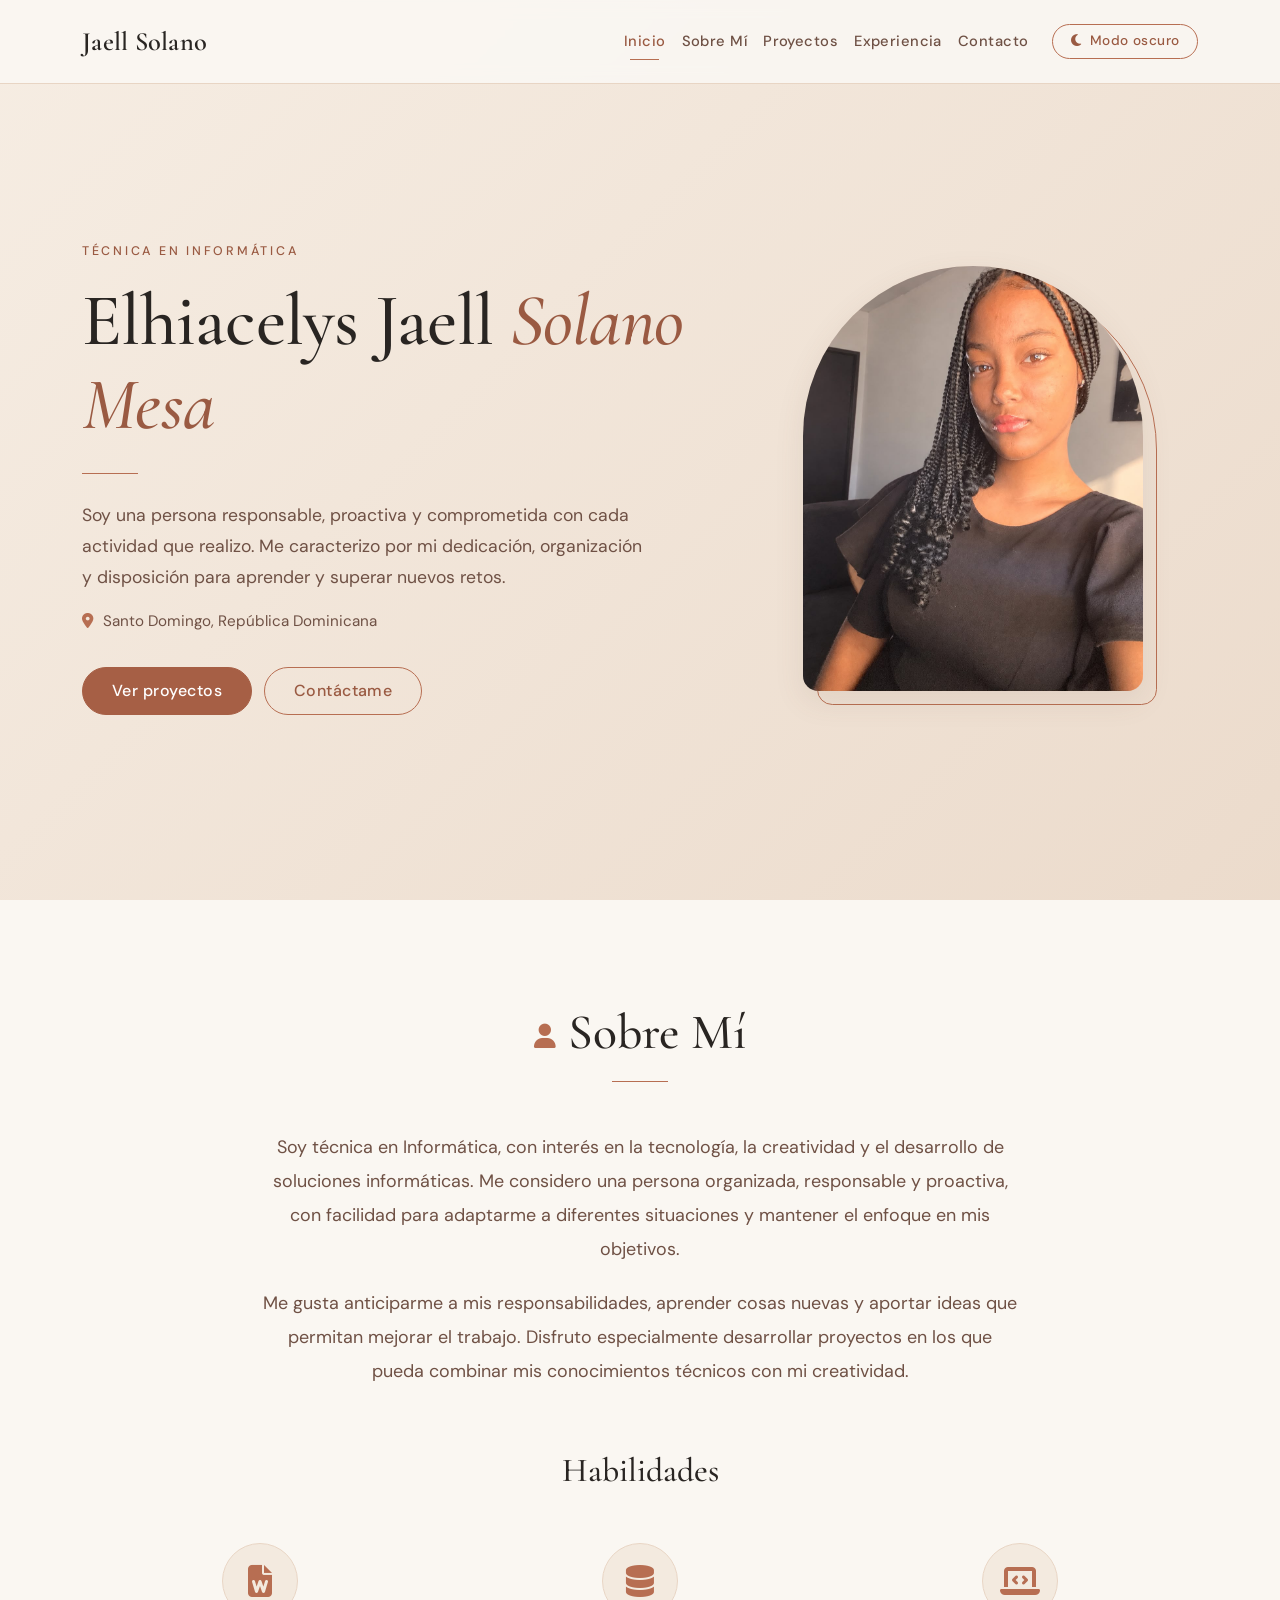
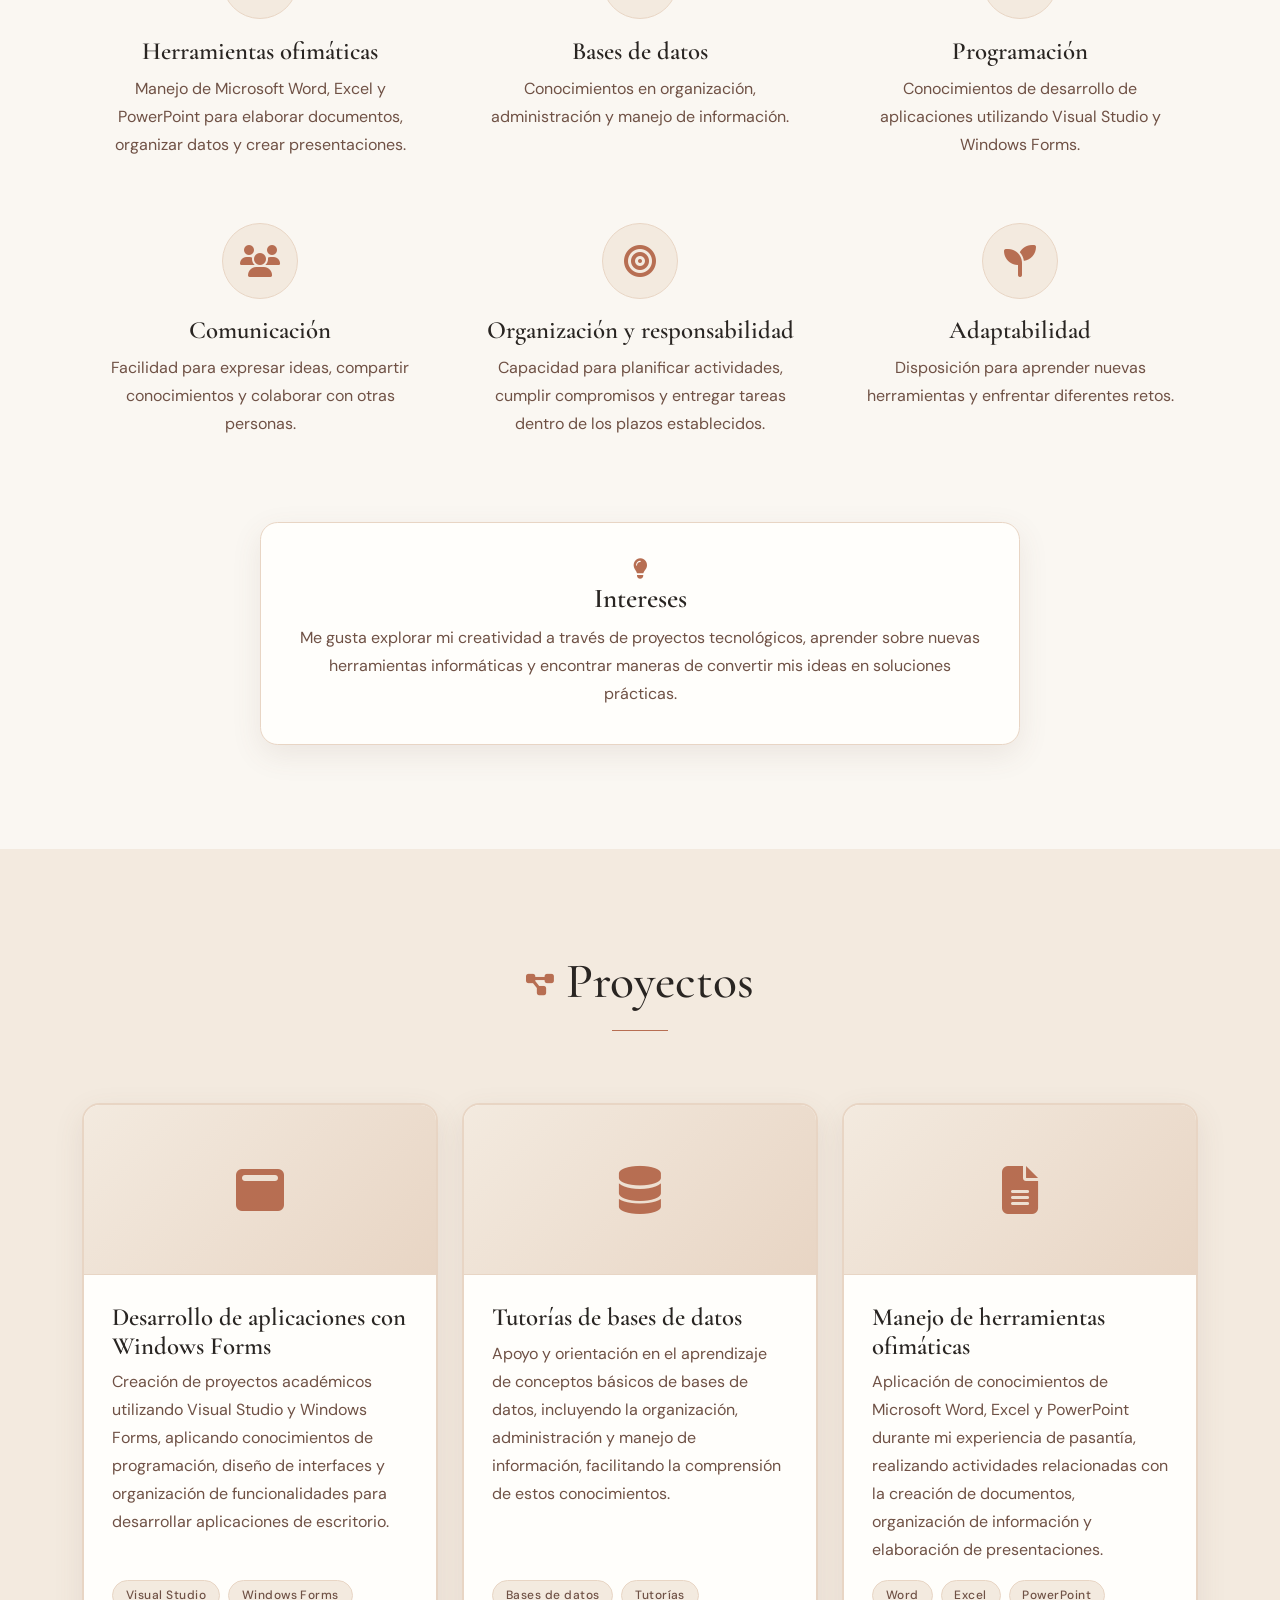
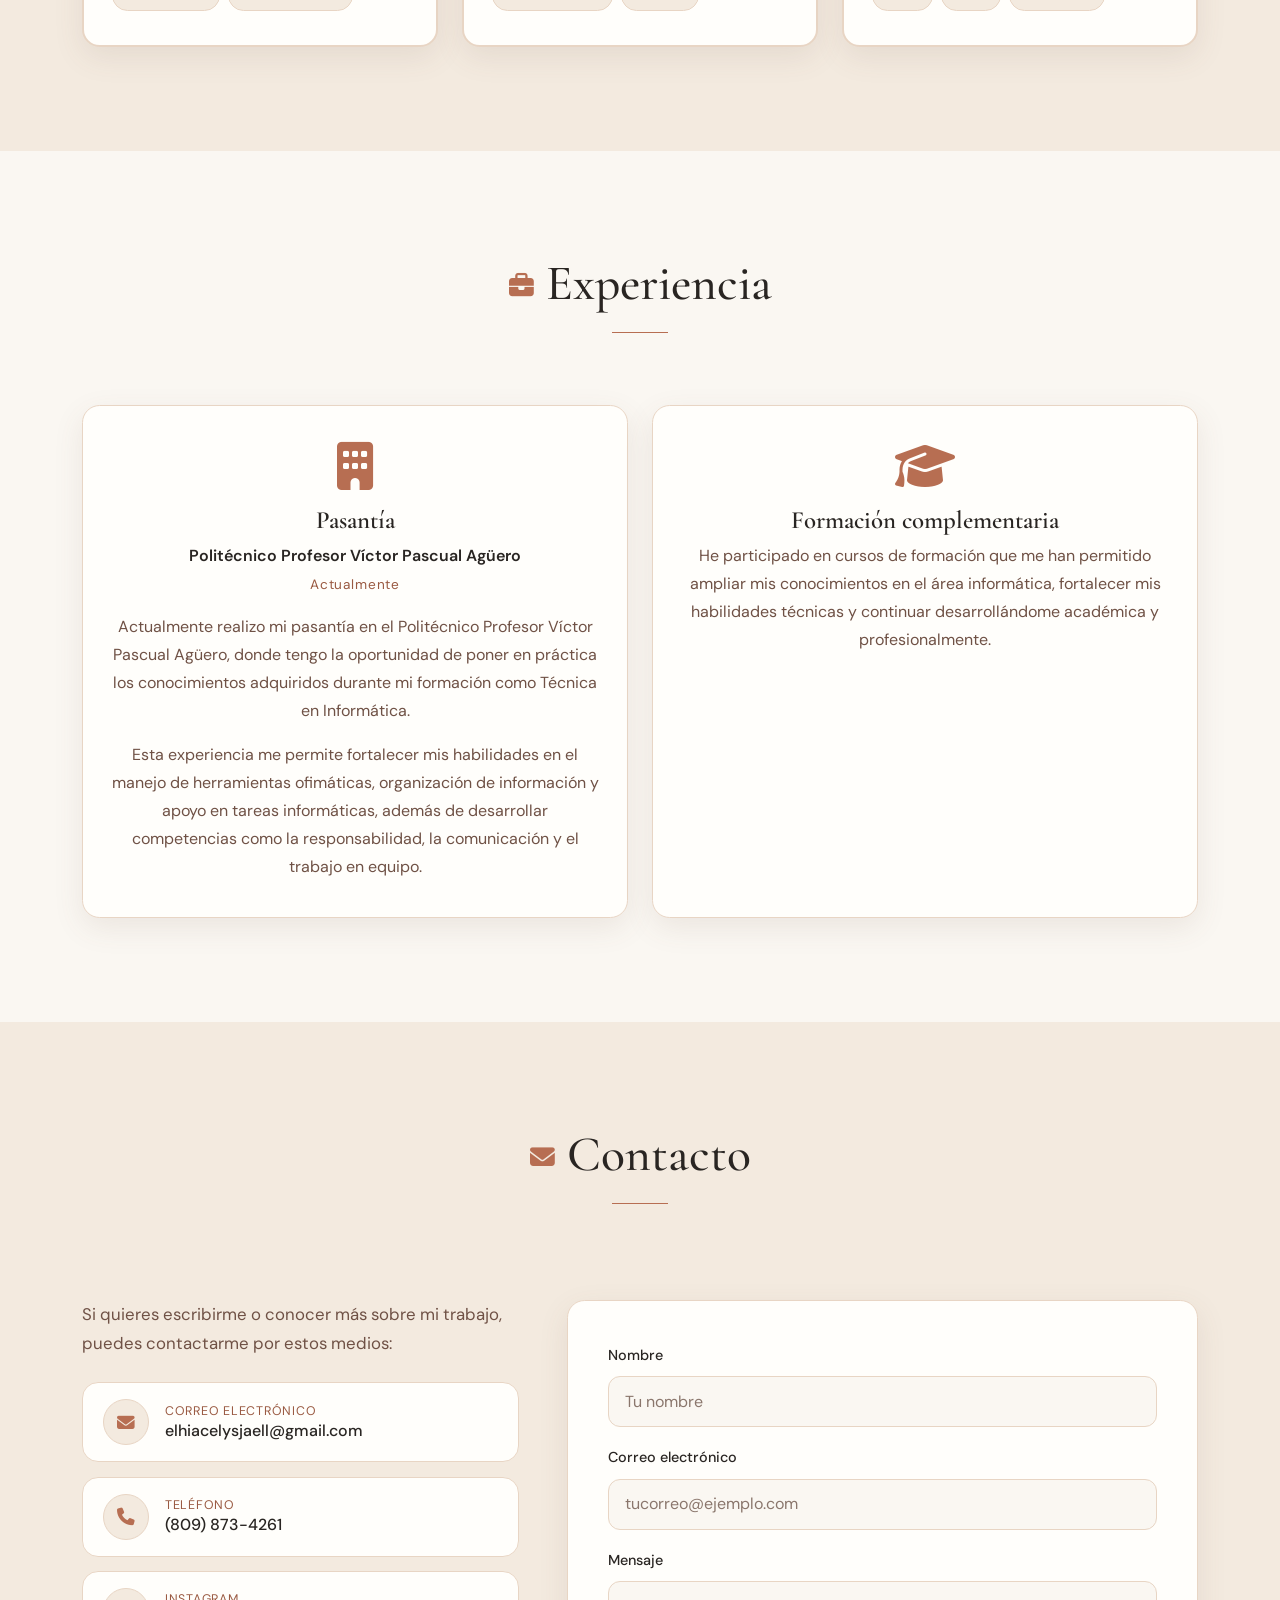
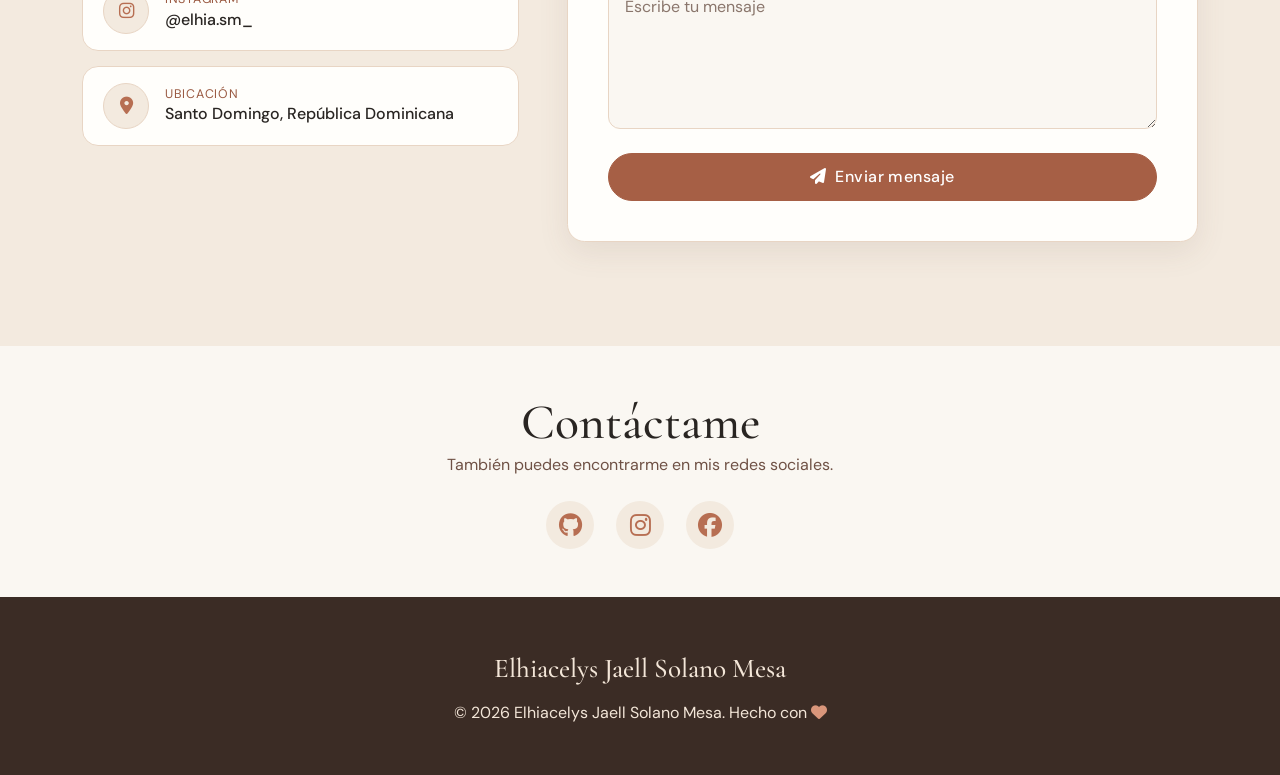
<file: index.html>
<!DOCTYPE html>
<html lang="es">
  <head>
    <meta charset="UTF-8" />
    <meta name="viewport" content="width=device-width, initial-scale=1" />
    <title>Elhiacelys Jaell Solano Mesa | Técnica en Informática</title>
    <meta
      name="description"
      content="Portafolio de Elhiacelys Jaell Solano Mesa, Técnica en Informática de Santo Domingo, República Dominicana. Conoce mis habilidades, proyectos y experiencia."
    />
    <meta
      name="keywords"
      content="Elhiacelys Jaell Solano Mesa, Técnica en Informática, portafolio, Santo Domingo, República Dominicana, ofimática, bases de datos, Windows Forms"
    />
    <meta name="author" content="Elhiacelys Jaell Solano Mesa" />
    <meta name="theme-color" content="#FAF7F2" id="themeColorMeta" />
    <meta
      property="og:title"
      content="Elhiacelys Jaell Solano Mesa | Técnica en Informática"
    />
    <meta
      property="og:description"
      content="Mi portafolio: habilidades, proyectos y experiencia en Informática."
    />
    <meta property="og:type" content="website" />
    <meta property="og:locale" content="es_DO" />
    <link
      rel="icon"
      href="data:image/svg+xml,<svg xmlns=%22http://www.w3.org/2000/svg%22 viewBox=%220 0 100 100%22><text y=%22.9em%22 font-size=%2290%22> </text></svg>"
    />

    <!-- Google Fonts: Cormorant Garamond (títulos) y DM Sans (textos) -->
    <link rel="preconnect" href="https://fonts.googleapis.com" />
    <link rel="preconnect" href="https://fonts.gstatic.com" crossorigin />
    <link
      href="https://fonts.googleapis.com/css2?family=Cormorant+Garamond:ital,wght@0,400;0,500;0,600;0,700;1,400;1,500&family=DM+Sans:wght@400;500;600&display=swap"
      rel="stylesheet"
    />

    <!-- Bootstrap 5.3.3 -->
    <link
      href="https://cdn.jsdelivr.net/npm/bootstrap@5.3.3/dist/css/bootstrap.min.css"
      rel="stylesheet"
    />
    <!-- Font Awesome 6.5.1 -->
    <link
      rel="stylesheet"
      href="https://cdnjs.cloudflare.com/ajax/libs/font-awesome/6.5.1/css/all.min.css"
    />
    <!-- Estilos propios -->
    <link rel="stylesheet" href="style.css" />
  </head>
  <body>
    <a class="skip-link" href="#contenido">Saltar al contenido</a>

    <!-- NAVBAR -->
    <nav
      class="navbar navbar-expand-lg bg-light fixed-top"
      aria-label="Navegación principal"
    >
      <div class="container">
        <a class="navbar-brand" href="#inicio">Jaell Solano</a>
        <button
          class="navbar-toggler"
          type="button"
          data-bs-toggle="collapse"
          data-bs-target="#menuPrincipal"
          aria-controls="menuPrincipal"
          aria-expanded="false"
          aria-label="Abrir o cerrar el menú"
        >
          <span class="navbar-toggler-icon"></span>
        </button>
        <div class="collapse navbar-collapse" id="menuPrincipal">
          <ul class="navbar-nav ms-auto align-items-lg-center">
            <li class="nav-item">
              <a class="nav-link" href="#inicio">Inicio</a>
            </li>
            <li class="nav-item">
              <a class="nav-link" href="#sobre-mi">Sobre Mí</a>
            </li>
            <li class="nav-item">
              <a class="nav-link" href="#proyectos">Proyectos</a>
            </li>
            <li class="nav-item">
              <a class="nav-link" href="#experiencia">Experiencia</a>
            </li>
            <li class="nav-item">
              <a class="nav-link" href="#contacto">Contacto</a>
            </li>
            <li class="nav-item ms-lg-3 mt-2 mt-lg-0">
              <button
                id="themeToggle"
                class="btn btn-outline-primary btn-sm"
                type="button"
                aria-label="Cambiar entre modo claro y oscuro"
                aria-pressed="false"
              >
                <i class="fa-solid fa-moon" aria-hidden="true"></i>
                <span class="ms-1" id="themeToggleText">Modo oscuro</span>
              </button>
            </li>
          </ul>
        </div>
      </div>
    </nav>

    <main id="contenido">
      <!-- INICIO -->
      <header id="inicio" class="hero vh-100 d-flex align-items-center">
        <div class="container">
          <div class="row align-items-center gy-5">
            <div class="col-lg-7 order-2 order-lg-1 text-center text-lg-start">
              <p class="eyebrow fade-in-up">Técnica en Informática</p>
              <h1 class="hero-title fade-in-up delay-1">
                Elhiacelys Jaell <span class="title-accent">Solano Mesa</span>
              </h1>
              <span
                class="divider fade-in-up delay-1"
                aria-hidden="true"
              ></span>
              <p class="hero-text fade-in-up delay-2">
                Soy una persona responsable, proactiva y comprometida con cada
                actividad que realizo. Me caracterizo por mi dedicación,
                organización y disposición para aprender y superar nuevos retos.
              </p>
              <p class="hero-location fade-in-up delay-2">
                <i
                  class="fa-solid fa-location-dot text-primary"
                  aria-hidden="true"
                ></i>
                Santo Domingo, República Dominicana
              </p>
              <div class="hero-actions fade-in-up delay-3">
                <a href="#proyectos" class="btn btn-primary">Ver proyectos</a>
                <a href="#contacto" class="btn btn-outline-primary"
                  >Contáctame</a
                >
              </div>
            </div>
            <div
              class="col-lg-5 order-1 order-lg-2 d-flex justify-content-center"
            >
              <div class="photo-frame fade-in-up delay-1">
                <img
                  src="mi-foto.png"
                  alt="Fotografía de Elhiacelys Jaell Solano Mesa, Técnica en Informática"
                  class="hero-photo"
                  fetchpriority="high"
                />
              </div>
            </div>
          </div>
        </div>
      </header>

      <!-- SOBRE MÍ -->
      <section
        id="sobre-mi"
        class="section bg-light"
        aria-labelledby="titulo-sobre-mi"
      >
        <div class="container">
          <div class="section-head text-center reveal">
            <h2 id="titulo-sobre-mi" class="section-title">
              <i
                class="fa-solid fa-user title-icon text-primary"
                aria-hidden="true"
              ></i
              >Sobre Mí
            </h2>
            <span class="divider mx-auto" aria-hidden="true"></span>
          </div>

          <div class="about-text text-center mx-auto reveal">
            <p>
              Soy técnica en Informática, con interés en la tecnología, la
              creatividad y el desarrollo de soluciones informáticas. Me
              considero una persona organizada, responsable y proactiva, con
              facilidad para adaptarme a diferentes situaciones y mantener el
              enfoque en mis objetivos.
            </p>
            <p class="mb-0">
              Me gusta anticiparme a mis responsabilidades, aprender cosas
              nuevas y aportar ideas que permitan mejorar el trabajo. Disfruto
              especialmente desarrollar proyectos en los que pueda combinar mis
              conocimientos técnicos con mi creatividad.
            </p>
          </div>

          <h3 class="subsection-title text-center reveal">Habilidades</h3>
          <div class="row g-4">
            <div class="col-md-6 col-lg-4 reveal">
              <div class="feature text-center">
                <span class="feature-icon"
                  ><i
                    class="fa-solid fa-file-word fa-2x text-primary"
                    aria-hidden="true"
                  ></i
                ></span>
                <h4 class="feature-title">Herramientas ofimáticas</h4>
                <p>
                  Manejo de Microsoft Word, Excel y PowerPoint para elaborar
                  documentos, organizar datos y crear presentaciones.
                </p>
              </div>
            </div>
            <div class="col-md-6 col-lg-4 reveal d1">
              <div class="feature text-center">
                <span class="feature-icon"
                  ><i
                    class="fa-solid fa-database fa-2x text-primary"
                    aria-hidden="true"
                  ></i
                ></span>
                <h4 class="feature-title">Bases de datos</h4>
                <p>
                  Conocimientos en organización, administración y manejo de
                  información.
                </p>
              </div>
            </div>
            <div class="col-md-6 col-lg-4 reveal d2">
              <div class="feature text-center">
                <span class="feature-icon"
                  ><i
                    class="fa-solid fa-laptop-code fa-2x text-primary"
                    aria-hidden="true"
                  ></i
                ></span>
                <h4 class="feature-title">Programación</h4>
                <p>
                  Conocimientos de desarrollo de aplicaciones utilizando Visual
                  Studio y Windows Forms.
                </p>
              </div>
            </div>
            <div class="col-md-6 col-lg-4 reveal">
              <div class="feature text-center">
                <span class="feature-icon"
                  ><i
                    class="fa-solid fa-users fa-2x text-primary"
                    aria-hidden="true"
                  ></i
                ></span>
                <h4 class="feature-title">Comunicación</h4>
                <p>
                  Facilidad para expresar ideas, compartir conocimientos y
                  colaborar con otras personas.
                </p>
              </div>
            </div>
            <div class="col-md-6 col-lg-4 reveal d1">
              <div class="feature text-center">
                <span class="feature-icon"
                  ><i
                    class="fa-solid fa-bullseye fa-2x text-primary"
                    aria-hidden="true"
                  ></i
                ></span>
                <h4 class="feature-title">Organización y responsabilidad</h4>
                <p>
                  Capacidad para planificar actividades, cumplir compromisos y
                  entregar tareas dentro de los plazos establecidos.
                </p>
              </div>
            </div>
            <div class="col-md-6 col-lg-4 reveal d2">
              <div class="feature text-center">
                <span class="feature-icon"
                  ><i
                    class="fa-solid fa-seedling fa-2x text-primary"
                    aria-hidden="true"
                  ></i
                ></span>
                <h4 class="feature-title">Adaptabilidad</h4>
                <p>
                  Disposición para aprender nuevas herramientas y enfrentar
                  diferentes retos.
                </p>
              </div>
            </div>
          </div>

          <div class="interests mx-auto text-center reveal">
            <i
              class="fa-solid fa-lightbulb fa-lg text-primary mb-2"
              aria-hidden="true"
            ></i>
            <h3 class="interests-title">Intereses</h3>
            <p class="mb-0">
              Me gusta explorar mi creatividad a través de proyectos
              tecnológicos, aprender sobre nuevas herramientas informáticas y
              encontrar maneras de convertir mis ideas en soluciones prácticas.
            </p>
          </div>
        </div>
      </section>

      <!-- PROYECTOS -->
      <section
        id="proyectos"
        class="section bg-white"
        aria-labelledby="titulo-proyectos"
      >
        <div class="container">
          <div class="section-head text-center reveal">
            <h2 id="titulo-proyectos" class="section-title">
              <i
                class="fa-solid fa-diagram-project title-icon text-primary"
                aria-hidden="true"
              ></i
              >Proyectos
            </h2>
            <span class="divider mx-auto" aria-hidden="true"></span>
          </div>
          <div class="row g-4 mt-2">
            <div class="col-md-6 col-lg-4 reveal">
              <article class="card project-card h-100">
                <div class="project-visual" aria-hidden="true">
                  <i class="fa-solid fa-window-maximize fa-3x text-primary"></i>
                </div>
                <div class="card-body d-flex flex-column">
                  <h3 class="card-title">
                    Desarrollo de aplicaciones con Windows Forms
                  </h3>
                  <p class="card-text">
                    Creación de proyectos académicos utilizando Visual Studio y
                    Windows Forms, aplicando conocimientos de programación,
                    diseño de interfaces y organización de funcionalidades para
                    desarrollar aplicaciones de escritorio.
                  </p>
                  <p class="mb-0 mt-auto">
                    <span class="tech-badge">Visual Studio</span>
                    <span class="tech-badge">Windows Forms</span>
                  </p>
                </div>
              </article>
            </div>
            <div class="col-md-6 col-lg-4 reveal d1">
              <article class="card project-card h-100">
                <div class="project-visual" aria-hidden="true">
                  <i class="fa-solid fa-database fa-3x text-primary"></i>
                </div>
                <div class="card-body d-flex flex-column">
                  <h3 class="card-title">Tutorías de bases de datos</h3>
                  <p class="card-text">
                    Apoyo y orientación en el aprendizaje de conceptos básicos
                    de bases de datos, incluyendo la organización,
                    administración y manejo de información, facilitando la
                    comprensión de estos conocimientos.
                  </p>
                  <p class="mb-0 mt-auto">
                    <span class="tech-badge">Bases de datos</span>
                    <span class="tech-badge">Tutorías</span>
                  </p>
                </div>
              </article>
            </div>
            <div class="col-md-6 col-lg-4 reveal d2">
              <article class="card project-card h-100">
                <div class="project-visual" aria-hidden="true">
                  <i class="fa-solid fa-file-lines fa-3x text-primary"></i>
                </div>
                <div class="card-body d-flex flex-column">
                  <h3 class="card-title">Manejo de herramientas ofimáticas</h3>
                  <p class="card-text">
                    Aplicación de conocimientos de Microsoft Word, Excel y
                    PowerPoint durante mi experiencia de pasantía, realizando
                    actividades relacionadas con la creación de documentos,
                    organización de información y elaboración de presentaciones.
                  </p>
                  <p class="mb-0 mt-auto">
                    <span class="tech-badge">Word</span>
                    <span class="tech-badge">Excel</span>
                    <span class="tech-badge">PowerPoint</span>
                  </p>
                </div>
              </article>
            </div>
          </div>
        </div>
      </section>

      <!-- EXPERIENCIA -->
      <section
        id="experiencia"
        class="section bg-light"
        aria-labelledby="titulo-experiencia"
      >
        <div class="container">
          <div class="section-head text-center reveal">
            <h2 id="titulo-experiencia" class="section-title">
              <i
                class="fa-solid fa-briefcase title-icon text-primary"
                aria-hidden="true"
              ></i
              >Experiencia
            </h2>
            <span class="divider mx-auto" aria-hidden="true"></span>
          </div>
          <div class="row g-4 mt-2 justify-content-center">
            <div class="col-md-6 reveal">
              <article class="card exp-card h-100 text-center">
                <div class="card-body">
                  <i
                    class="fa-solid fa-building fa-3x text-primary mb-3"
                    aria-hidden="true"
                  ></i>
                  <h3 class="card-title">Pasantía</h3>
                  <p class="exp-company">
                    Politécnico Profesor Víctor Pascual Agüero
                  </p>
                  <p class="exp-date">Actualmente</p>
                  <p class="card-text">
                    Actualmente realizo mi pasantía en el Politécnico Profesor
                    Víctor Pascual Agüero, donde tengo la oportunidad de poner
                    en práctica los conocimientos adquiridos durante mi
                    formación como Técnica en Informática.
                  </p>
                  <p class="card-text mb-0">
                    Esta experiencia me permite fortalecer mis habilidades en el
                    manejo de herramientas ofimáticas, organización de
                    información y apoyo en tareas informáticas, además de
                    desarrollar competencias como la responsabilidad, la
                    comunicación y el trabajo en equipo.
                  </p>
                </div>
              </article>
            </div>
            <div class="col-md-6 reveal d1">
              <article class="card exp-card h-100 text-center">
                <div class="card-body">
                  <i
                    class="fa-solid fa-graduation-cap fa-3x text-primary mb-3"
                    aria-hidden="true"
                  ></i>
                  <h3 class="card-title">Formación complementaria</h3>
                  <p class="card-text mb-0">
                    He participado en cursos de formación que me han permitido
                    ampliar mis conocimientos en el área informática, fortalecer
                    mis habilidades técnicas y continuar desarrollándome
                    académica y profesionalmente.
                  </p>
                </div>
              </article>
            </div>
          </div>
        </div>
      </section>

      <!-- CONTACTO -->
      <section
        id="contacto"
        class="section bg-white"
        aria-labelledby="titulo-contacto"
      >
        <div class="container">
          <div class="section-head text-center reveal">
            <h2 id="titulo-contacto" class="section-title">
              <i
                class="fa-solid fa-envelope title-icon text-primary"
                aria-hidden="true"
              ></i
              >Contacto
            </h2>
            <span class="divider mx-auto" aria-hidden="true"></span>
          </div>
          <div class="row g-5 mt-2 align-items-start">
            <div class="col-lg-5 reveal">
              <p class="contact-intro">
                Si quieres escribirme o conocer más sobre mi trabajo, puedes
                contactarme por estos medios:
              </p>
              <ul class="contact-list list-unstyled">
                <li>
                  <a
                    class="contact-item"
                    href="mailto:elhiacelysjaell@gmail.com"
                  >
                    <span class="contact-icon"
                      ><i
                        class="fa-solid fa-envelope text-primary"
                        aria-hidden="true"
                      ></i
                    ></span>
                    <span class="contact-text">
                      <small>Correo electrónico</small>
                      <strong>elhiacelysjaell@gmail.com</strong>
                    </span>
                  </a>
                </li>
                <li>
                  <a class="contact-item" href="tel:+18098734261">
                    <span class="contact-icon"
                      ><i
                        class="fa-solid fa-phone text-primary"
                        aria-hidden="true"
                      ></i
                    ></span>
                    <span class="contact-text">
                      <small>Teléfono</small>
                      <strong>(809) 873-4261</strong>
                    </span>
                  </a>
                </li>
                <li>
                  <a
                    class="contact-item"
                    href="https://www.instagram.com/elhia.sm_/"
                    target="_blank"
                    rel="noopener noreferrer"
                    aria-label="Instagram @elhia.sm_ (se abre en una pestaña nueva)"
                  >
                    <span class="contact-icon"
                      ><i
                        class="fa-brands fa-instagram text-primary"
                        aria-hidden="true"
                      ></i
                    ></span>
                    <span class="contact-text">
                      <small>Instagram</small>
                      <strong>@elhia.sm_</strong>
                    </span>
                  </a>
                </li>
                <li>
                  <div class="contact-item contact-static">
                    <span class="contact-icon"
                      ><i
                        class="fa-solid fa-location-dot text-primary"
                        aria-hidden="true"
                      ></i
                    ></span>
                    <span class="contact-text">
                      <small>Ubicación</small>
                      <strong>Santo Domingo, República Dominicana</strong>
                    </span>
                  </div>
                </li>
              </ul>
            </div>

            <div class="col-lg-7 reveal d1">
              <form
                id="contactForm"
                class="card form-card"
                novalidate
                aria-label="Formulario de contacto de demostración"
              >
                
                <div class="mb-3">
                  <label for="nombre" class="form-label">Nombre</label>
                  <input
                    type="text"
                    class="form-control"
                    id="nombre"
                    name="nombre"
                    placeholder="Tu nombre"
                    autocomplete="name"
                    required
                  />
                  <div class="invalid-feedback">
                    Por favor, escribe tu nombre.
                  </div>
                </div>
                <div class="mb-3">
                  <label for="correo" class="form-label"
                    >Correo electrónico</label
                  >
                  <input
                    type="email"
                    class="form-control"
                    id="correo"
                    name="correo"
                    placeholder="tucorreo@ejemplo.com"
                    autocomplete="email"
                    required
                  />
                  <div class="invalid-feedback">
                    Por favor, escribe un correo válido.
                  </div>
                </div>
                <div class="mb-4">
                  <label for="mensaje" class="form-label">Mensaje</label>
                  <textarea
                    class="form-control"
                    id="mensaje"
                    name="mensaje"
                    rows="5"
                    placeholder="Escribe tu mensaje"
                    required
                  ></textarea>
                  <div class="invalid-feedback">
                    Por favor, escribe tu mensaje.
                  </div>
                </div>
                <button type="submit" class="btn btn-primary w-100">
                  <i
                    class="fa-solid fa-paper-plane me-1"
                    aria-hidden="true"
                  ></i>
                  Enviar mensaje
                </button>
                <div
                  id="formMessage"
                  class="alert alert-success mt-3 mb-0 d-none"
                  role="status"
                  aria-live="polite"
                ></div>
              </form>
            </div>
          </div>
        </div>
      </section>
    </main>

    <!-- REDES SOCIALES -->
<section class="social-section text-center py-5">
    <div class="container">
        <h2 class="section-title">Contáctame</h2>
        <p>También puedes encontrarme en mis redes sociales.</p>

        <div class="social-links">
            <a href="https://github.com/elhiacelysjaell-crypto"
               target="_blank" rel="noopener noreferrer"
               aria-label="GitHub">
                <i class="fa-brands fa-github"></i>
            </a>

            <a href="https://www.instagram.com/elhia.sm_/"
               target="_blank" rel="noopener noreferrer"
               aria-label="Instagram">
                <i class="fa-brands fa-instagram"></i>
            </a>

            <a href="https://www.facebook.com/elias.solanorossi"
               target="_blank" rel="noopener noreferrer"
               aria-label="Facebook">
                <i class="fa-brands fa-facebook"></i>
            </a>
        </div>
    </div>
</section>

    <!-- FOOTER -->
    <footer class="site-footer text-center">
      <div class="container">
        <p class="footer-brand">Elhiacelys Jaell Solano Mesa</p>
        <p class="mb-0">
          © 2026 Elhiacelys Jaell Solano Mesa. Hecho con
          <i class="fa-solid fa-heart" aria-label="amor"></i>
        </p>
      </div>
    </footer>

    <!-- Bootstrap JS y script propio -->
    <script src="https://cdn.jsdelivr.net/npm/bootstrap@5.3.3/dist/js/bootstrap.bundle.min.js"></script>
    <script src="script.js"></script>
  </body>
</html>
</file>
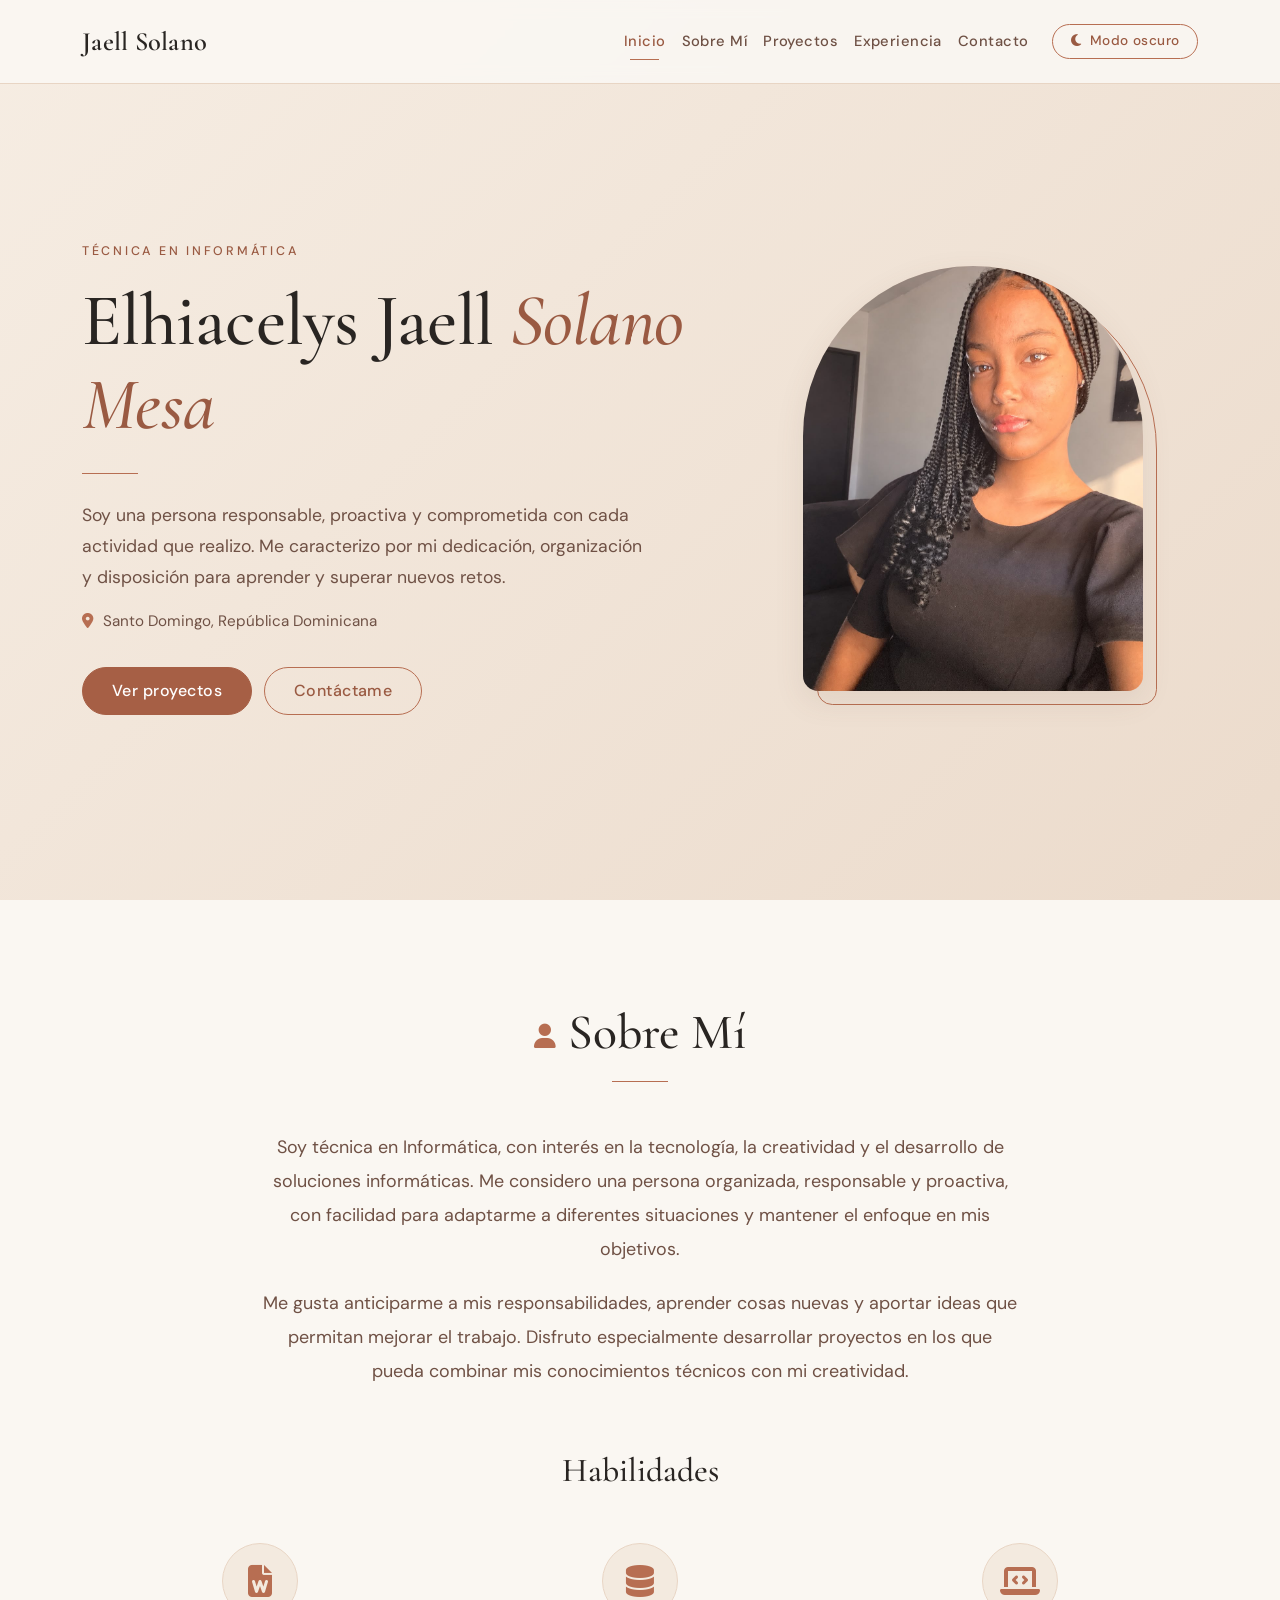
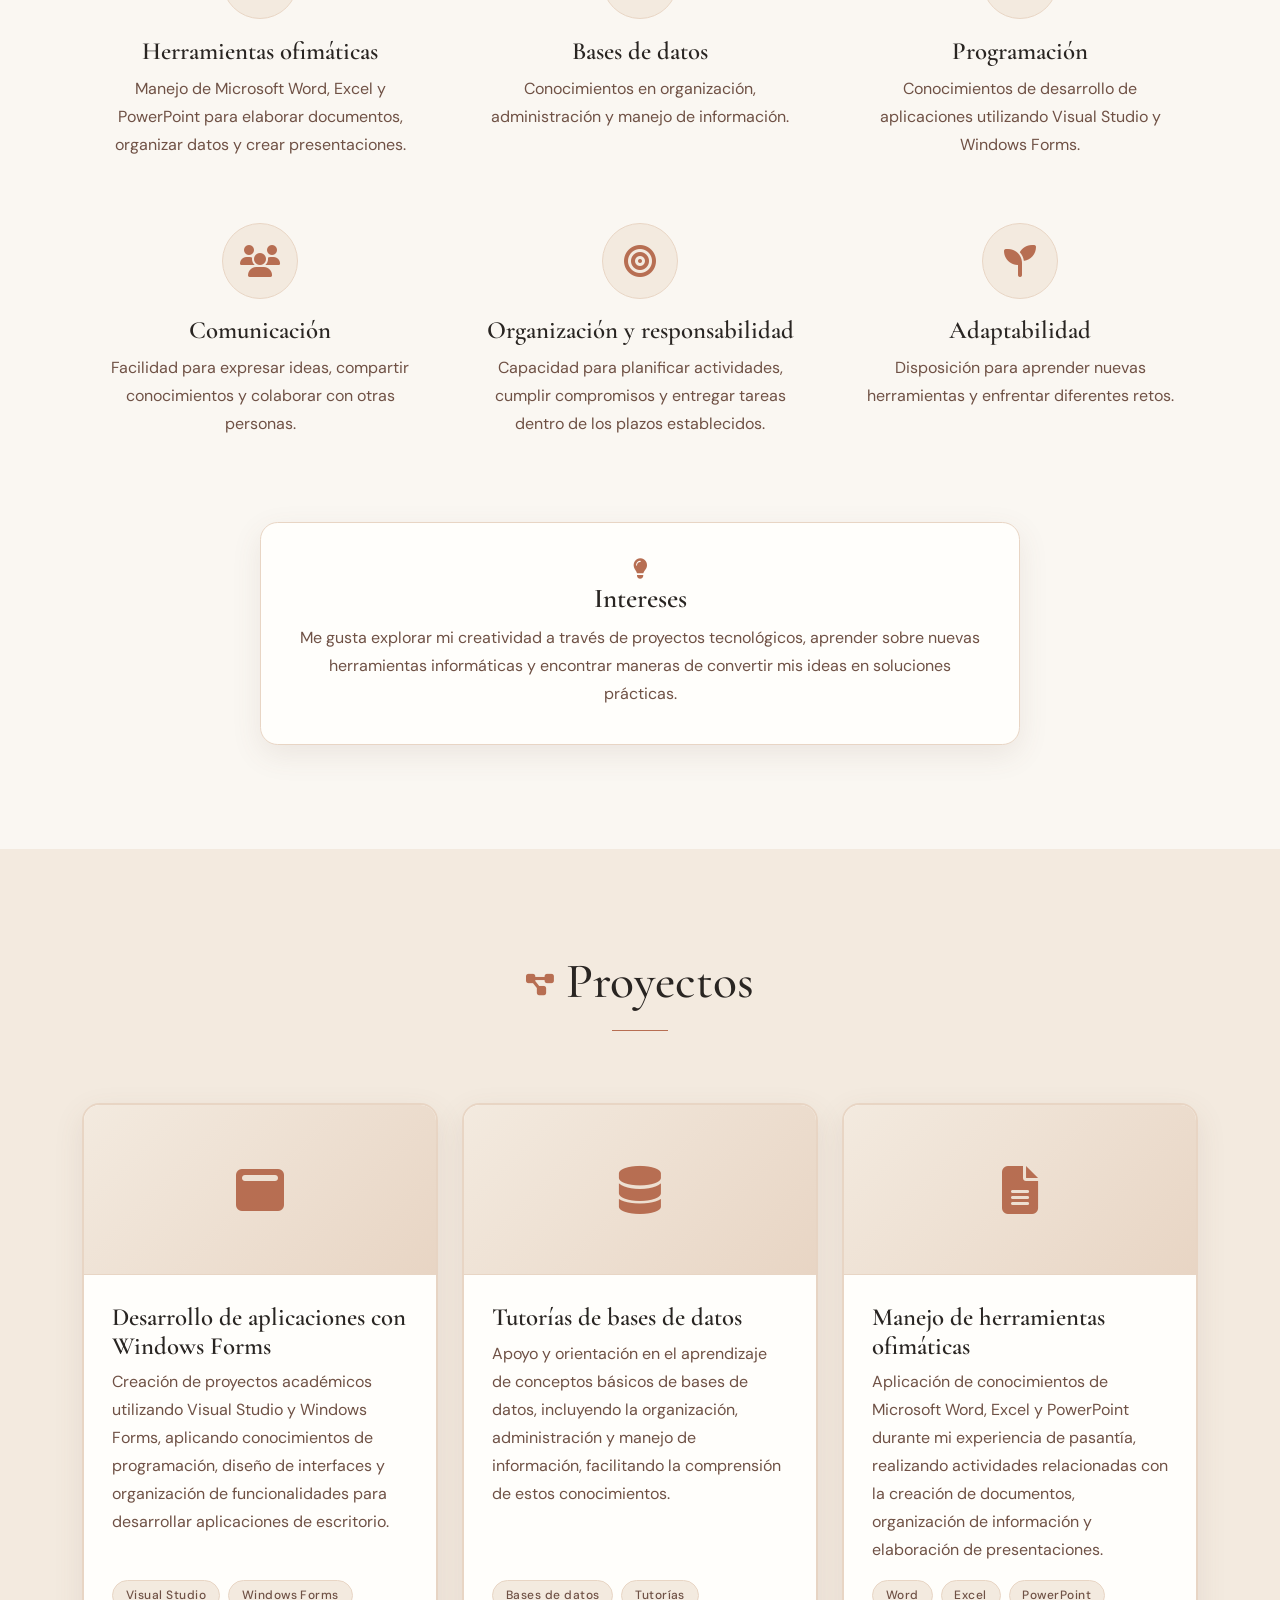
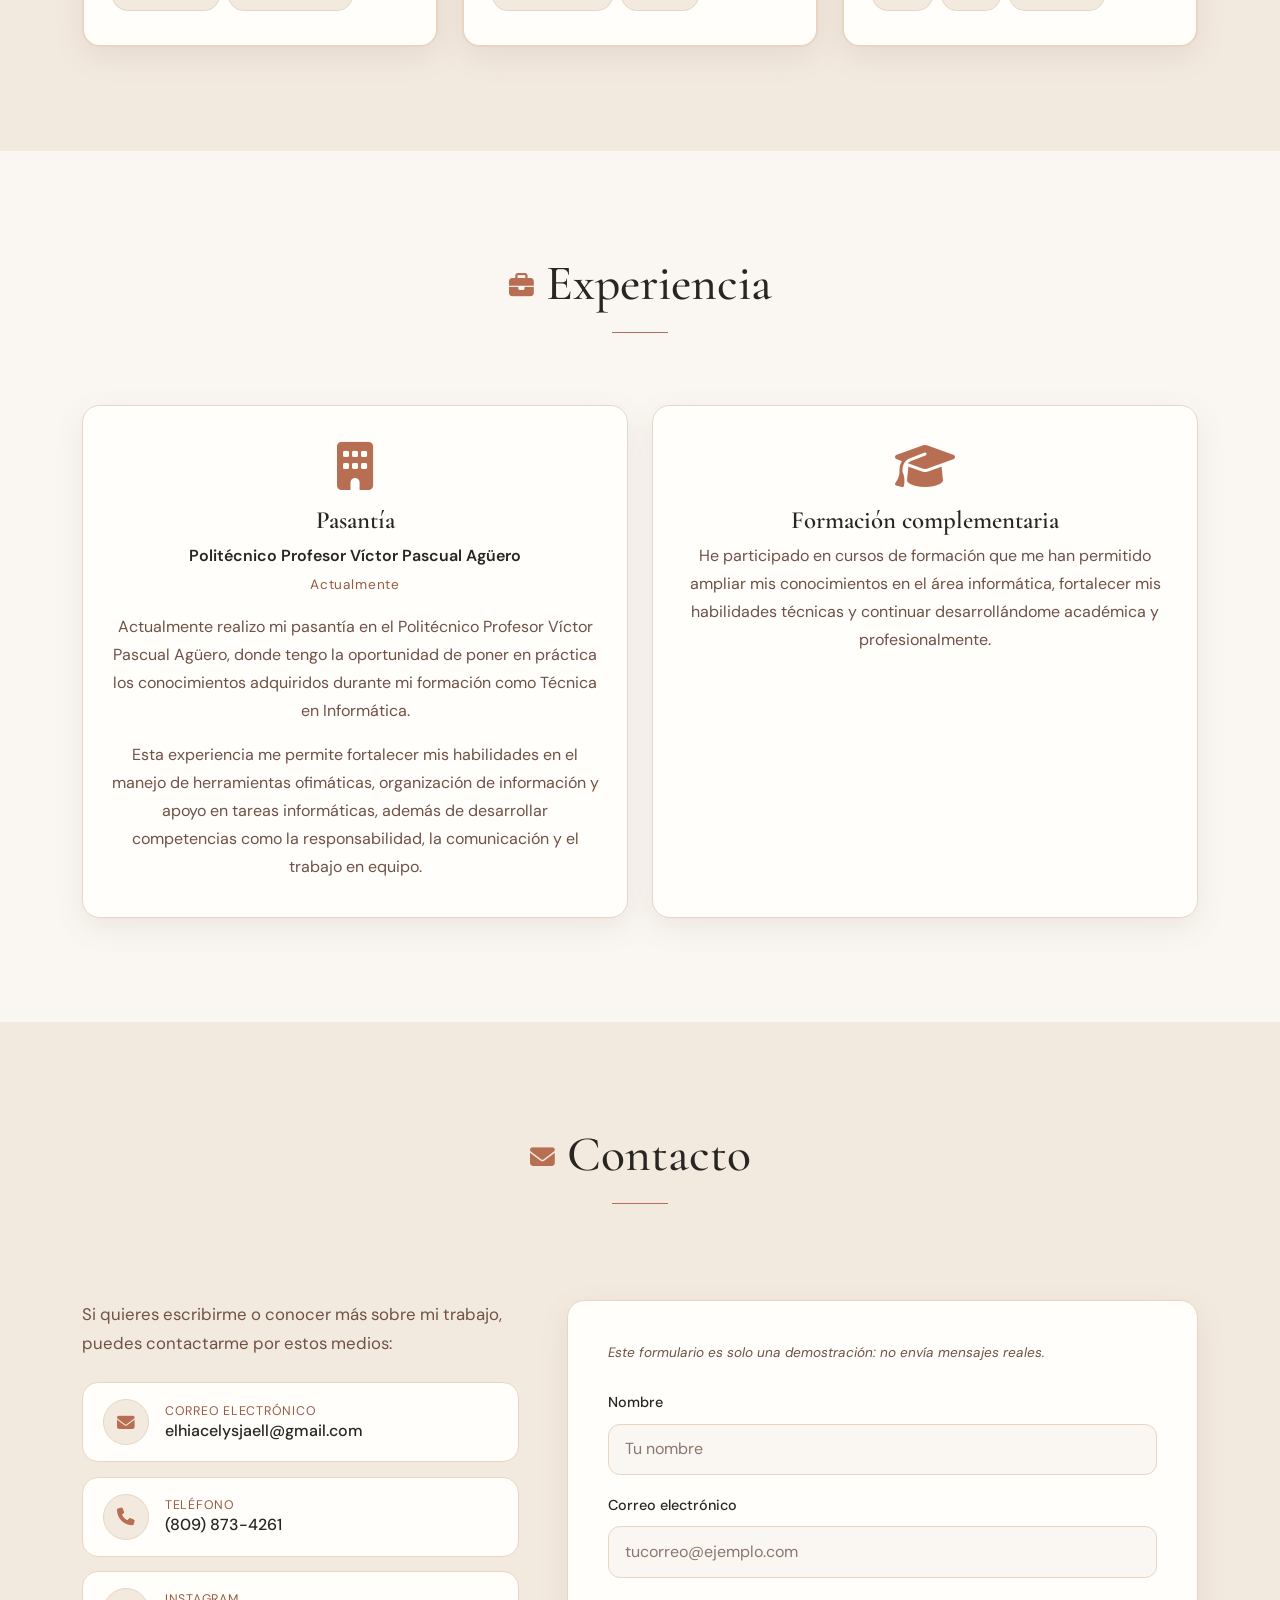
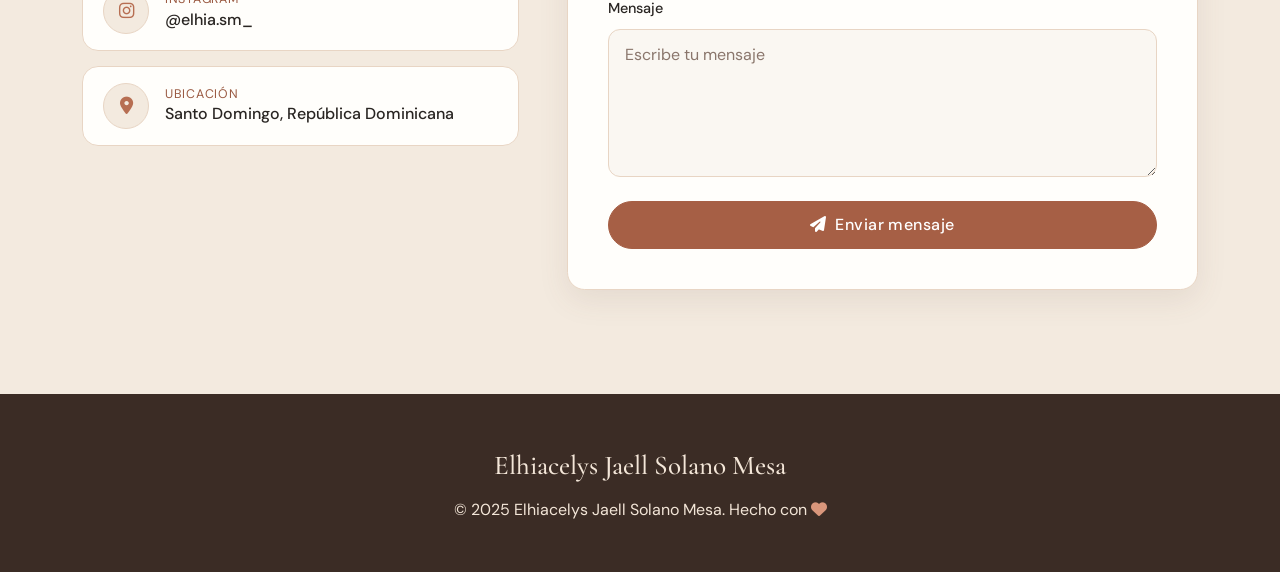
<file: Mi portafilo/index.html>
<!DOCTYPE html>
<html lang="es">
  <head>
    <meta charset="UTF-8" />
    <meta name="viewport" content="width=device-width, initial-scale=1" />
    <title>Elhiacelys Jaell Solano Mesa | Técnica en Informática</title>
    <meta
      name="description"
      content="Portafolio de Elhiacelys Jaell Solano Mesa, Técnica en Informática de Santo Domingo, República Dominicana. Conoce mis habilidades, proyectos y experiencia."
    />
    <meta
      name="keywords"
      content="Elhiacelys Jaell Solano Mesa, Técnica en Informática, portafolio, Santo Domingo, República Dominicana, ofimática, bases de datos, Windows Forms"
    />
    <meta name="author" content="Elhiacelys Jaell Solano Mesa" />
    <meta name="theme-color" content="#FAF7F2" id="themeColorMeta" />
    <meta
      property="og:title"
      content="Elhiacelys Jaell Solano Mesa | Técnica en Informática"
    />
    <meta
      property="og:description"
      content="Mi portafolio: habilidades, proyectos y experiencia en Informática."
    />
    <meta property="og:type" content="website" />
    <meta property="og:locale" content="es_DO" />
    <link
      rel="icon"
      href="data:image/svg+xml,<svg xmlns=%22http://www.w3.org/2000/svg%22 viewBox=%220 0 100 100%22><text y=%22.9em%22 font-size=%2290%22> </text></svg>"
    />

    <!-- Google Fonts: Cormorant Garamond (títulos) y DM Sans (textos) -->
    <link rel="preconnect" href="https://fonts.googleapis.com" />
    <link rel="preconnect" href="https://fonts.gstatic.com" crossorigin />
    <link
      href="https://fonts.googleapis.com/css2?family=Cormorant+Garamond:ital,wght@0,400;0,500;0,600;0,700;1,400;1,500&family=DM+Sans:wght@400;500;600&display=swap"
      rel="stylesheet"
    />

    <!-- Bootstrap 5.3.3 -->
    <link
      href="https://cdn.jsdelivr.net/npm/bootstrap@5.3.3/dist/css/bootstrap.min.css"
      rel="stylesheet"
    />
    <!-- Font Awesome 6.5.1 -->
    <link
      rel="stylesheet"
      href="https://cdnjs.cloudflare.com/ajax/libs/font-awesome/6.5.1/css/all.min.css"
    />
    <!-- Estilos propios -->
    <link rel="stylesheet" href="style.css" />
  </head>
  <body>
    <a class="skip-link" href="#contenido">Saltar al contenido</a>

    <!-- NAVBAR -->
    <nav
      class="navbar navbar-expand-lg bg-light fixed-top"
      aria-label="Navegación principal"
    >
      <div class="container">
        <a class="navbar-brand" href="#inicio">Jaell Solano</a>
        <button
          class="navbar-toggler"
          type="button"
          data-bs-toggle="collapse"
          data-bs-target="#menuPrincipal"
          aria-controls="menuPrincipal"
          aria-expanded="false"
          aria-label="Abrir o cerrar el menú"
        >
          <span class="navbar-toggler-icon"></span>
        </button>
        <div class="collapse navbar-collapse" id="menuPrincipal">
          <ul class="navbar-nav ms-auto align-items-lg-center">
            <li class="nav-item">
              <a class="nav-link" href="#inicio">Inicio</a>
            </li>
            <li class="nav-item">
              <a class="nav-link" href="#sobre-mi">Sobre Mí</a>
            </li>
            <li class="nav-item">
              <a class="nav-link" href="#proyectos">Proyectos</a>
            </li>
            <li class="nav-item">
              <a class="nav-link" href="#experiencia">Experiencia</a>
            </li>
            <li class="nav-item">
              <a class="nav-link" href="#contacto">Contacto</a>
            </li>
            <li class="nav-item ms-lg-3 mt-2 mt-lg-0">
              <button
                id="themeToggle"
                class="btn btn-outline-primary btn-sm"
                type="button"
                aria-label="Cambiar entre modo claro y oscuro"
                aria-pressed="false"
              >
                <i class="fa-solid fa-moon" aria-hidden="true"></i>
                <span class="ms-1" id="themeToggleText">Modo oscuro</span>
              </button>
            </li>
          </ul>
        </div>
      </div>
    </nav>

    <main id="contenido">
      <!-- INICIO -->
      <header id="inicio" class="hero vh-100 d-flex align-items-center">
        <div class="container">
          <div class="row align-items-center gy-5">
            <div class="col-lg-7 order-2 order-lg-1 text-center text-lg-start">
              <p class="eyebrow fade-in-up">Técnica en Informática</p>
              <h1 class="hero-title fade-in-up delay-1">
                Elhiacelys Jaell <span class="title-accent">Solano Mesa</span>
              </h1>
              <span
                class="divider fade-in-up delay-1"
                aria-hidden="true"
              ></span>
              <p class="hero-text fade-in-up delay-2">
                Soy una persona responsable, proactiva y comprometida con cada
                actividad que realizo. Me caracterizo por mi dedicación,
                organización y disposición para aprender y superar nuevos retos.
              </p>
              <p class="hero-location fade-in-up delay-2">
                <i
                  class="fa-solid fa-location-dot text-primary"
                  aria-hidden="true"
                ></i>
                Santo Domingo, República Dominicana
              </p>
              <div class="hero-actions fade-in-up delay-3">
                <a href="#proyectos" class="btn btn-primary">Ver proyectos</a>
                <a href="#contacto" class="btn btn-outline-primary"
                  >Contáctame</a
                >
              </div>
            </div>
            <div
              class="col-lg-5 order-1 order-lg-2 d-flex justify-content-center"
            >
              <div class="photo-frame fade-in-up delay-1">
                <img
                  src="mi-foto.png"
                  alt="Fotografía de Elhiacelys Jaell Solano Mesa, Técnica en Informática"
                  class="hero-photo"
                  fetchpriority="high"
                />
              </div>
            </div>
          </div>
        </div>
      </header>

      <!-- SOBRE MÍ -->
      <section
        id="sobre-mi"
        class="section bg-light"
        aria-labelledby="titulo-sobre-mi"
      >
        <div class="container">
          <div class="section-head text-center reveal">
            <h2 id="titulo-sobre-mi" class="section-title">
              <i
                class="fa-solid fa-user title-icon text-primary"
                aria-hidden="true"
              ></i
              >Sobre Mí
            </h2>
            <span class="divider mx-auto" aria-hidden="true"></span>
          </div>

          <div class="about-text text-center mx-auto reveal">
            <p>
              Soy técnica en Informática, con interés en la tecnología, la
              creatividad y el desarrollo de soluciones informáticas. Me
              considero una persona organizada, responsable y proactiva, con
              facilidad para adaptarme a diferentes situaciones y mantener el
              enfoque en mis objetivos.
            </p>
            <p class="mb-0">
              Me gusta anticiparme a mis responsabilidades, aprender cosas
              nuevas y aportar ideas que permitan mejorar el trabajo. Disfruto
              especialmente desarrollar proyectos en los que pueda combinar mis
              conocimientos técnicos con mi creatividad.
            </p>
          </div>

          <h3 class="subsection-title text-center reveal">Habilidades</h3>
          <div class="row g-4">
            <div class="col-md-6 col-lg-4 reveal">
              <div class="feature text-center">
                <span class="feature-icon"
                  ><i
                    class="fa-solid fa-file-word fa-2x text-primary"
                    aria-hidden="true"
                  ></i
                ></span>
                <h4 class="feature-title">Herramientas ofimáticas</h4>
                <p>
                  Manejo de Microsoft Word, Excel y PowerPoint para elaborar
                  documentos, organizar datos y crear presentaciones.
                </p>
              </div>
            </div>
            <div class="col-md-6 col-lg-4 reveal d1">
              <div class="feature text-center">
                <span class="feature-icon"
                  ><i
                    class="fa-solid fa-database fa-2x text-primary"
                    aria-hidden="true"
                  ></i
                ></span>
                <h4 class="feature-title">Bases de datos</h4>
                <p>
                  Conocimientos en organización, administración y manejo de
                  información.
                </p>
              </div>
            </div>
            <div class="col-md-6 col-lg-4 reveal d2">
              <div class="feature text-center">
                <span class="feature-icon"
                  ><i
                    class="fa-solid fa-laptop-code fa-2x text-primary"
                    aria-hidden="true"
                  ></i
                ></span>
                <h4 class="feature-title">Programación</h4>
                <p>
                  Conocimientos de desarrollo de aplicaciones utilizando Visual
                  Studio y Windows Forms.
                </p>
              </div>
            </div>
            <div class="col-md-6 col-lg-4 reveal">
              <div class="feature text-center">
                <span class="feature-icon"
                  ><i
                    class="fa-solid fa-users fa-2x text-primary"
                    aria-hidden="true"
                  ></i
                ></span>
                <h4 class="feature-title">Comunicación</h4>
                <p>
                  Facilidad para expresar ideas, compartir conocimientos y
                  colaborar con otras personas.
                </p>
              </div>
            </div>
            <div class="col-md-6 col-lg-4 reveal d1">
              <div class="feature text-center">
                <span class="feature-icon"
                  ><i
                    class="fa-solid fa-bullseye fa-2x text-primary"
                    aria-hidden="true"
                  ></i
                ></span>
                <h4 class="feature-title">Organización y responsabilidad</h4>
                <p>
                  Capacidad para planificar actividades, cumplir compromisos y
                  entregar tareas dentro de los plazos establecidos.
                </p>
              </div>
            </div>
            <div class="col-md-6 col-lg-4 reveal d2">
              <div class="feature text-center">
                <span class="feature-icon"
                  ><i
                    class="fa-solid fa-seedling fa-2x text-primary"
                    aria-hidden="true"
                  ></i
                ></span>
                <h4 class="feature-title">Adaptabilidad</h4>
                <p>
                  Disposición para aprender nuevas herramientas y enfrentar
                  diferentes retos.
                </p>
              </div>
            </div>
          </div>

          <div class="interests mx-auto text-center reveal">
            <i
              class="fa-solid fa-lightbulb fa-lg text-primary mb-2"
              aria-hidden="true"
            ></i>
            <h3 class="interests-title">Intereses</h3>
            <p class="mb-0">
              Me gusta explorar mi creatividad a través de proyectos
              tecnológicos, aprender sobre nuevas herramientas informáticas y
              encontrar maneras de convertir mis ideas en soluciones prácticas.
            </p>
          </div>
        </div>
      </section>

      <!-- PROYECTOS -->
      <section
        id="proyectos"
        class="section bg-white"
        aria-labelledby="titulo-proyectos"
      >
        <div class="container">
          <div class="section-head text-center reveal">
            <h2 id="titulo-proyectos" class="section-title">
              <i
                class="fa-solid fa-diagram-project title-icon text-primary"
                aria-hidden="true"
              ></i
              >Proyectos
            </h2>
            <span class="divider mx-auto" aria-hidden="true"></span>
          </div>
          <div class="row g-4 mt-2">
            <div class="col-md-6 col-lg-4 reveal">
              <article class="card project-card h-100">
                <div class="project-visual" aria-hidden="true">
                  <i class="fa-solid fa-window-maximize fa-3x text-primary"></i>
                </div>
                <div class="card-body d-flex flex-column">
                  <h3 class="card-title">
                    Desarrollo de aplicaciones con Windows Forms
                  </h3>
                  <p class="card-text">
                    Creación de proyectos académicos utilizando Visual Studio y
                    Windows Forms, aplicando conocimientos de programación,
                    diseño de interfaces y organización de funcionalidades para
                    desarrollar aplicaciones de escritorio.
                  </p>
                  <p class="mb-0 mt-auto">
                    <span class="tech-badge">Visual Studio</span>
                    <span class="tech-badge">Windows Forms</span>
                  </p>
                </div>
              </article>
            </div>
            <div class="col-md-6 col-lg-4 reveal d1">
              <article class="card project-card h-100">
                <div class="project-visual" aria-hidden="true">
                  <i class="fa-solid fa-database fa-3x text-primary"></i>
                </div>
                <div class="card-body d-flex flex-column">
                  <h3 class="card-title">Tutorías de bases de datos</h3>
                  <p class="card-text">
                    Apoyo y orientación en el aprendizaje de conceptos básicos
                    de bases de datos, incluyendo la organización,
                    administración y manejo de información, facilitando la
                    comprensión de estos conocimientos.
                  </p>
                  <p class="mb-0 mt-auto">
                    <span class="tech-badge">Bases de datos</span>
                    <span class="tech-badge">Tutorías</span>
                  </p>
                </div>
              </article>
            </div>
            <div class="col-md-6 col-lg-4 reveal d2">
              <article class="card project-card h-100">
                <div class="project-visual" aria-hidden="true">
                  <i class="fa-solid fa-file-lines fa-3x text-primary"></i>
                </div>
                <div class="card-body d-flex flex-column">
                  <h3 class="card-title">Manejo de herramientas ofimáticas</h3>
                  <p class="card-text">
                    Aplicación de conocimientos de Microsoft Word, Excel y
                    PowerPoint durante mi experiencia de pasantía, realizando
                    actividades relacionadas con la creación de documentos,
                    organización de información y elaboración de presentaciones.
                  </p>
                  <p class="mb-0 mt-auto">
                    <span class="tech-badge">Word</span>
                    <span class="tech-badge">Excel</span>
                    <span class="tech-badge">PowerPoint</span>
                  </p>
                </div>
              </article>
            </div>
          </div>
        </div>
      </section>

      <!-- EXPERIENCIA -->
      <section
        id="experiencia"
        class="section bg-light"
        aria-labelledby="titulo-experiencia"
      >
        <div class="container">
          <div class="section-head text-center reveal">
            <h2 id="titulo-experiencia" class="section-title">
              <i
                class="fa-solid fa-briefcase title-icon text-primary"
                aria-hidden="true"
              ></i
              >Experiencia
            </h2>
            <span class="divider mx-auto" aria-hidden="true"></span>
          </div>
          <div class="row g-4 mt-2 justify-content-center">
            <div class="col-md-6 reveal">
              <article class="card exp-card h-100 text-center">
                <div class="card-body">
                  <i
                    class="fa-solid fa-building fa-3x text-primary mb-3"
                    aria-hidden="true"
                  ></i>
                  <h3 class="card-title">Pasantía</h3>
                  <p class="exp-company">
                    Politécnico Profesor Víctor Pascual Agüero
                  </p>
                  <p class="exp-date">Actualmente</p>
                  <p class="card-text">
                    Actualmente realizo mi pasantía en el Politécnico Profesor
                    Víctor Pascual Agüero, donde tengo la oportunidad de poner
                    en práctica los conocimientos adquiridos durante mi
                    formación como Técnica en Informática.
                  </p>
                  <p class="card-text mb-0">
                    Esta experiencia me permite fortalecer mis habilidades en el
                    manejo de herramientas ofimáticas, organización de
                    información y apoyo en tareas informáticas, además de
                    desarrollar competencias como la responsabilidad, la
                    comunicación y el trabajo en equipo.
                  </p>
                </div>
              </article>
            </div>
            <div class="col-md-6 reveal d1">
              <article class="card exp-card h-100 text-center">
                <div class="card-body">
                  <i
                    class="fa-solid fa-graduation-cap fa-3x text-primary mb-3"
                    aria-hidden="true"
                  ></i>
                  <h3 class="card-title">Formación complementaria</h3>
                  <p class="card-text mb-0">
                    He participado en cursos de formación que me han permitido
                    ampliar mis conocimientos en el área informática, fortalecer
                    mis habilidades técnicas y continuar desarrollándome
                    académica y profesionalmente.
                  </p>
                </div>
              </article>
            </div>
          </div>
        </div>
      </section>

      <!-- CONTACTO -->
      <section
        id="contacto"
        class="section bg-white"
        aria-labelledby="titulo-contacto"
      >
        <div class="container">
          <div class="section-head text-center reveal">
            <h2 id="titulo-contacto" class="section-title">
              <i
                class="fa-solid fa-envelope title-icon text-primary"
                aria-hidden="true"
              ></i
              >Contacto
            </h2>
            <span class="divider mx-auto" aria-hidden="true"></span>
          </div>
          <div class="row g-5 mt-2 align-items-start">
            <div class="col-lg-5 reveal">
              <p class="contact-intro">
                Si quieres escribirme o conocer más sobre mi trabajo, puedes
                contactarme por estos medios:
              </p>
              <ul class="contact-list list-unstyled">
                <li>
                  <a
                    class="contact-item"
                    href="mailto:elhiacelysjaell@gmail.com"
                  >
                    <span class="contact-icon"
                      ><i
                        class="fa-solid fa-envelope text-primary"
                        aria-hidden="true"
                      ></i
                    ></span>
                    <span class="contact-text">
                      <small>Correo electrónico</small>
                      <strong>elhiacelysjaell@gmail.com</strong>
                    </span>
                  </a>
                </li>
                <li>
                  <a class="contact-item" href="tel:+18098734261">
                    <span class="contact-icon"
                      ><i
                        class="fa-solid fa-phone text-primary"
                        aria-hidden="true"
                      ></i
                    ></span>
                    <span class="contact-text">
                      <small>Teléfono</small>
                      <strong>(809) 873-4261</strong>
                    </span>
                  </a>
                </li>
                <li>
                  <a
                    class="contact-item"
                    href="https://www.instagram.com/elhia.sm_/"
                    target="_blank"
                    rel="noopener noreferrer"
                    aria-label="Instagram @elhia.sm_ (se abre en una pestaña nueva)"
                  >
                    <span class="contact-icon"
                      ><i
                        class="fa-brands fa-instagram text-primary"
                        aria-hidden="true"
                      ></i
                    ></span>
                    <span class="contact-text">
                      <small>Instagram</small>
                      <strong>@elhia.sm_</strong>
                    </span>
                  </a>
                </li>
                <li>
                  <div class="contact-item contact-static">
                    <span class="contact-icon"
                      ><i
                        class="fa-solid fa-location-dot text-primary"
                        aria-hidden="true"
                      ></i
                    ></span>
                    <span class="contact-text">
                      <small>Ubicación</small>
                      <strong>Santo Domingo, República Dominicana</strong>
                    </span>
                  </div>
                </li>
              </ul>
            </div>

            <div class="col-lg-7 reveal d1">
              <form
                id="contactForm"
                class="card form-card"
                novalidate
                aria-label="Formulario de contacto de demostración"
              >
                <p class="form-note">
                  Este formulario es solo una demostración: no envía mensajes
                  reales.
                </p>
                <div class="mb-3">
                  <label for="nombre" class="form-label">Nombre</label>
                  <input
                    type="text"
                    class="form-control"
                    id="nombre"
                    name="nombre"
                    placeholder="Tu nombre"
                    autocomplete="name"
                    required
                  />
                  <div class="invalid-feedback">
                    Por favor, escribe tu nombre.
                  </div>
                </div>
                <div class="mb-3">
                  <label for="correo" class="form-label"
                    >Correo electrónico</label
                  >
                  <input
                    type="email"
                    class="form-control"
                    id="correo"
                    name="correo"
                    placeholder="tucorreo@ejemplo.com"
                    autocomplete="email"
                    required
                  />
                  <div class="invalid-feedback">
                    Por favor, escribe un correo válido.
                  </div>
                </div>
                <div class="mb-4">
                  <label for="mensaje" class="form-label">Mensaje</label>
                  <textarea
                    class="form-control"
                    id="mensaje"
                    name="mensaje"
                    rows="5"
                    placeholder="Escribe tu mensaje"
                    required
                  ></textarea>
                  <div class="invalid-feedback">
                    Por favor, escribe tu mensaje.
                  </div>
                </div>
                <button type="submit" class="btn btn-primary w-100">
                  <i
                    class="fa-solid fa-paper-plane me-1"
                    aria-hidden="true"
                  ></i>
                  Enviar mensaje
                </button>
                <div
                  id="formMessage"
                  class="alert alert-success mt-3 mb-0 d-none"
                  role="status"
                  aria-live="polite"
                ></div>
              </form>
            </div>
          </div>
        </div>
      </section>
    </main>

    <!-- FOOTER -->
    <footer class="site-footer text-center">
      <div class="container">
        <p class="footer-brand">Elhiacelys Jaell Solano Mesa</p>
        <p class="mb-0">
          © 2025 Elhiacelys Jaell Solano Mesa. Hecho con
          <i class="fa-solid fa-heart" aria-label="amor"></i>
        </p>
      </div>
    </footer>

    <!-- Bootstrap JS y script propio -->
    <script src="https://cdn.jsdelivr.net/npm/bootstrap@5.3.3/dist/js/bootstrap.bundle.min.js"></script>
    <script src="script.js"></script>
  </body>
</html>
</file>
<file: style.css>
/* =========================================================
   VARIABLES  (paleta terracota, beige, marfil, café y oscuro)
   ========================================================= */
:root {
    /* Variables originales (se conservan) */
    --primary-color: #B76E52;
    --bg-light: #FAF7F2;
    --text-light: #6F5145;
    --bg-dark: #292522;
    --text-dark: #FAF7F2;

    /* Paleta */
    --terracota: #B76E52;
    --terracota-btn: #A65F45;
    --terracota-hover: #8E4F38;
    --terracota-soft: #D9967B;
    --beige: #E8D5C4;
    --beige-soft: #F3EADF;
    --marfil: #FAF7F2;
    --cafe: #6F5145;
    --oscuro: #292522;
    --card-dark: #3A302B;
    --footer-bg: #3B2C25;
    --crema: #F3E6D8;

    /* Tipografías */
    --font-title: 'Cormorant Garamond', Georgia, 'Times New Roman', serif;
    --font-body: 'DM Sans', system-ui, -apple-system, 'Segoe UI', sans-serif;

    /* Colores por tema (modo claro) */
    --page-bg: var(--marfil);
    --alt-bg: var(--beige-soft);
    --card-bg: #FFFEFB;
    --card-border: var(--beige);
    --heading: var(--oscuro);
    --text: var(--cafe);
    --accent-text: #9A5A42;
    --focus: #A65F45;
    --nav-bg: rgba(250, 247, 242, 0.92);
    --shadow: 0 10px 30px rgba(111, 81, 69, 0.10);
    --shadow-hover: 0 18px 40px rgba(111, 81, 69, 0.18);
    --hero-1: #FAF7F2;
    --hero-2: #EFDFD0;
    --hero-3: #E8D5C4;
    --hero-4: #F6EDE3;

    /* Ajuste del color primario de Bootstrap */
    --bs-primary: #B76E52;
    --bs-primary-rgb: 183, 110, 82;
    --bs-link-color: #9A5A42;
    --bs-link-color-rgb: 154, 90, 66;
}

/* Modo oscuro: solo cambian los valores de las variables */
body.dark {
    --page-bg: var(--oscuro);
    --alt-bg: #2F2A26;
    --card-bg: var(--card-dark);
    --card-border: rgba(232, 213, 196, 0.16);
    --heading: #FAF7F2;
    --text: #E4D7CB;
    --accent-text: var(--terracota-soft);
    --focus: #D9967B;
    --nav-bg: rgba(41, 37, 34, 0.92);
    --shadow: 0 10px 30px rgba(0, 0, 0, 0.35);
    --shadow-hover: 0 18px 40px rgba(0, 0, 0, 0.5);
    --hero-1: #292522;
    --hero-2: #342B27;
    --hero-3: #3A302B;
    --hero-4: #2D2724;
    --bs-primary-rgb: 217, 150, 123;
    --bs-link-color-rgb: 217, 150, 123;
}

/* =========================================================
   BASE
   ========================================================= */
html {
    scroll-behavior: smooth;
}

body {
    font-family: var(--font-body);
    font-size: 1rem;
    line-height: 1.75;
    background: var(--page-bg);
    color: var(--text);
    transition: background 0.3s ease, color 0.3s ease;
    -webkit-font-smoothing: antialiased;
}

h1, h2, h3, h4, h5, h6 {
    font-family: var(--font-title);
    color: var(--heading);
    font-weight: 500;
    line-height: 1.15;
    transition: color 0.3s ease;
}

p {
    color: var(--text);
}

a {
    color: var(--accent-text);
}

.section {
    padding: 6.5rem 0;
    scroll-margin-top: 70px;
    transition: background 0.3s ease, color 0.3s ease;
}

.bg-light {
    background-color: var(--page-bg) !important;
}

.bg-white {
    background-color: var(--alt-bg) !important;
}

/* Saltar al contenido (accesibilidad) */
.skip-link {
    position: absolute;
    top: -60px;
    left: 1rem;
    z-index: 2000;
    padding: 0.6rem 1rem;
    border-radius: 0.5rem;
    background: var(--terracota-btn);
    color: #fff;
    text-decoration: none;
    transition: top 0.3s ease;
}

.skip-link:focus {
    top: 1rem;
}

/* Focus visible */
a:focus-visible,
button:focus-visible,
input:focus-visible,
textarea:focus-visible {
    outline: 2px solid var(--focus);
    outline-offset: 3px;
}

/* =========================================================
   DETALLES REUTILIZABLES
   ========================================================= */
.divider {
    display: block;
    width: 56px;
    height: 1px;
    background: var(--terracota);
    margin: 1.25rem 0;
}

.section-head {
    margin-bottom: 3rem;
}

.section-title {
    font-size: clamp(2.2rem, 4.5vw, 3.1rem);
    font-weight: 500;
    margin-bottom: 0;
}

.title-icon {
    font-size: 0.5em;
    margin-right: 0.75rem;
    vertical-align: middle;
    position: relative;
    top: -0.1em;
}

.subsection-title {
    font-size: clamp(1.7rem, 3vw, 2.1rem);
    font-weight: 500;
    margin: 4rem 0 2rem;
}

.eyebrow {
    text-transform: uppercase;
    letter-spacing: 0.22em;
    font-size: 0.78rem;
    font-weight: 500;
    color: var(--accent-text);
    margin-bottom: 1rem;
}

/* =========================================================
   BOTONES
   ========================================================= */
.btn {
    font-family: var(--font-body);
    font-weight: 500;
    letter-spacing: 0.03em;
    border-radius: 50rem;
    padding: 0.7rem 1.8rem;
    transition: background-color 0.3s ease, color 0.3s ease, border-color 0.3s ease, transform 0.3s ease, box-shadow 0.3s ease;
}

.btn-sm {
    padding: 0.4rem 1.1rem;
    font-size: 0.85rem;
}

.btn-primary {
    --bs-btn-color: #fff;
    --bs-btn-bg: var(--terracota-btn);
    --bs-btn-border-color: var(--terracota-btn);
    --bs-btn-hover-color: #fff;
    --bs-btn-hover-bg: var(--terracota-hover);
    --bs-btn-hover-border-color: var(--terracota-hover);
    --bs-btn-active-color: #fff;
    --bs-btn-active-bg: var(--terracota-hover);
    --bs-btn-active-border-color: var(--terracota-hover);
    --bs-btn-focus-shadow-rgb: 183, 110, 82;
}

.btn-primary:hover {
    transform: translateY(-2px);
    box-shadow: 0 8px 18px rgba(166, 95, 69, 0.28);
}

.btn-outline-primary {
    --bs-btn-color: var(--accent-text);
    --bs-btn-border-color: var(--terracota);
    --bs-btn-hover-color: #fff;
    --bs-btn-hover-bg: var(--terracota-btn);
    --bs-btn-hover-border-color: var(--terracota-btn);
    --bs-btn-active-color: #fff;
    --bs-btn-active-bg: var(--terracota-hover);
    --bs-btn-active-border-color: var(--terracota-hover);
    --bs-btn-focus-shadow-rgb: 183, 110, 82;
}

/* =========================================================
   NAVBAR
   ========================================================= */
.navbar.bg-light {
    background: var(--nav-bg) !important;
    backdrop-filter: blur(8px);
    -webkit-backdrop-filter: blur(8px);
    border-bottom: 1px solid var(--card-border);
    padding: 0.85rem 0;
    transition: background 0.3s ease, border-color 0.3s ease;
    --bs-navbar-color: var(--text);
    --bs-navbar-hover-color: var(--accent-text);
    --bs-navbar-active-color: var(--accent-text);
}

.navbar-brand {
    font-family: var(--font-title);
    font-size: 1.65rem;
    font-weight: 600;
    letter-spacing: 0.01em;
    color: var(--heading);
    transition: color 0.3s ease;
}

.navbar .nav-link {
    position: relative;
    font-family: var(--font-body);
    font-size: 0.92rem;
    font-weight: 500;
    letter-spacing: 0.03em;
    padding: 0.5rem 0.9rem;
    transition: color 0.3s ease;
}

@media (min-width: 992px) {
    .navbar .nav-link::after {
        content: "";
        position: absolute;
        left: 0.9rem;
        right: 0.9rem;
        bottom: 0.15rem;
        height: 1px;
        background: var(--terracota);
        transform: scaleX(0);
        transition: transform 0.3s ease;
    }

    .navbar .nav-link:hover::after,
    .navbar .nav-link.active::after {
        transform: scaleX(1);
    }
}

.navbar-toggler {
    border-color: var(--card-border);
}

.navbar-toggler:focus {
    box-shadow: 0 0 0 0.2rem rgba(183, 110, 82, 0.3);
}

/* =========================================================
   INICIO
   ========================================================= */
.hero {
    background: linear-gradient(-45deg, var(--hero-1), var(--hero-2), var(--hero-3), var(--hero-4));
    background-size: 400% 400%;
    animation: gradientShift 15s ease infinite;
    padding: 6.5rem 0 3rem;
    position: relative;
}

/* vh-100 se conserva, pero permite crecer si el contenido es más alto (móviles) */
.hero.vh-100 {
    height: auto !important;
    min-height: 100vh;
}

.hero-title {
    font-size: clamp(2.6rem, 6vw, 4.6rem);
    font-weight: 500;
    letter-spacing: -0.01em;
    margin-bottom: 0;
}

.title-accent {
    font-style: italic;
    color: var(--accent-text);
}

.hero .divider {
    margin: 1.6rem auto;
}

.hero-text {
    font-size: 1.1rem;
    max-width: 560px;
    margin: 0 auto 1rem;
}

.hero-location {
    font-size: 0.95rem;
    margin-bottom: 2rem;
}

.hero-location i {
    margin-right: 0.35rem;
}

.hero-actions {
    display: flex;
    flex-wrap: wrap;
    gap: 0.75rem;
    justify-content: center;
}

@media (min-width: 992px) {
    .hero .divider { margin-left: 0; }
    .hero-text { margin-left: 0; margin-right: 0; }
    .hero-actions { justify-content: flex-start; }
}

/* Fotografía con marco */
.photo-frame {
    position: relative;
    width: 100%;
    max-width: 340px;
    isolation: isolate;
}

.photo-frame::before {
    content: "";
    position: absolute;
    inset: 0;
    border: 1.5px solid var(--terracota);
    border-radius: 200px 200px 18px 18px;
    transform: translate(14px, 14px);
    z-index: -1;
    transition: transform 0.4s ease;
}

.photo-frame:hover::before {
    transform: translate(8px, 8px);
}

.hero-photo {
    display: block;
    width: 100%;
    aspect-ratio: 4 / 5;
    object-fit: cover;
    object-position: center top;
    border-radius: 200px 200px 18px 18px;
    box-shadow: var(--shadow);
    background: var(--beige);
}

/* Animaciones de entrada */
.fade-in-up {
    animation: fadeInUp 1.5s ease both;
}

.fade-in-up.delay-1 { animation-delay: 0.2s; }
.fade-in-up.delay-2 { animation-delay: 0.4s; }
.fade-in-up.delay-3 { animation-delay: 0.6s; }

@keyframes gradientShift {
    0%   { background-position: 0% 50%; }
    50%  { background-position: 100% 50%; }
    100% { background-position: 0% 50%; }
}

@keyframes fadeInUp {
    from {
        opacity: 0;
        transform: translateY(28px);
    }
    to {
        opacity: 1;
        transform: translateY(0);
    }
}

@keyframes heartbeat {
    0%, 100% { transform: scale(1); }
    14%      { transform: scale(1.012); }
    28%      { transform: scale(1); }
    42%      { transform: scale(1.012); }
    70%      { transform: scale(1); }
}

/* Aparición suave al hacer scroll */
.js .reveal {
    opacity: 0;
    transform: translateY(24px);
    transition: opacity 0.8s ease, transform 0.8s ease;
}

.js .reveal.visible {
    opacity: 1;
    transform: translateY(0);
}

.js .reveal.d1 { transition-delay: 0.12s; }
.js .reveal.d2 { transition-delay: 0.24s; }

/* =========================================================
   SOBRE MÍ
   ========================================================= */
.about-text {
    max-width: 760px;
    font-size: 1.12rem;
    line-height: 1.9;
}

.about-text p {
    margin-bottom: 1.25rem;
}

.feature {
    padding: 1.25rem 1rem;
}

.feature-icon {
    display: inline-flex;
    align-items: center;
    justify-content: center;
    width: 76px;
    height: 76px;
    margin-bottom: 1.1rem;
    border-radius: 50%;
    background: var(--beige-soft);
    border: 1px solid var(--beige);
    transition: background 0.3s ease, border-color 0.3s ease, transform 0.3s ease;
}

.feature:hover .feature-icon {
    transform: translateY(-3px);
}

.feature-title {
    font-size: 1.55rem;
    font-weight: 600;
    margin-bottom: 0.6rem;
}

.feature p {
    max-width: 320px;
    margin: 0 auto;
}

.interests {
    max-width: 760px;
    margin-top: 4rem;
    padding: 2rem 2rem 2.25rem;
    background: var(--card-bg);
    border: 1px solid var(--card-border);
    border-radius: 1.1rem;
    box-shadow: var(--shadow);
    transition: background 0.3s ease, border-color 0.3s ease;
}

.interests-title {
    font-size: 1.7rem;
    font-weight: 600;
    margin-bottom: 0.6rem;
}

/* =========================================================
   TARJETAS (proyectos y experiencia)
   ========================================================= */
.card {
    background: var(--card-bg);
    color: var(--text);
    border: 1px solid var(--card-border);
    border-radius: 1.1rem;
    box-shadow: var(--shadow);
    transition: background 0.3s ease, color 0.3s ease, border-color 0.3s ease, transform 0.4s ease, box-shadow 0.4s ease;
}

.card-title {
    font-family: var(--font-title);
    font-size: 1.55rem;
    font-weight: 600;
    color: var(--heading);
}

.card-body {
    padding: 1.75rem;
}

/* Proyectos: borde de 2px, latido suave y hover con scale(1.05) */
.project-card {
    border: 2px solid var(--card-border);
    overflow: hidden;
    animation: heartbeat 3s ease-in-out infinite;
}

.project-card:hover {
    animation: none;
    transform: scale(1.05);
    border-color: var(--terracota);
    box-shadow: var(--shadow-hover);
}

.project-visual {
    display: flex;
    align-items: center;
    justify-content: center;
    height: 170px;
    background: linear-gradient(135deg, var(--beige-soft), var(--beige));
    border-bottom: 1px solid var(--card-border);
    transition: background 0.3s ease;
}

.tech-badge {
    display: inline-block;
    margin: 0 0.25rem 0.35rem 0;
    padding: 0.25rem 0.8rem;
    font-size: 0.75rem;
    font-weight: 500;
    letter-spacing: 0.04em;
    border-radius: 50rem;
    background: var(--beige-soft);
    color: var(--cafe);
    border: 1px solid var(--beige);
    transition: background 0.3s ease, color 0.3s ease, border-color 0.3s ease;
}

/* Experiencia */
.exp-card:hover {
    transform: translateY(-6px);
    border-color: var(--terracota);
    box-shadow: var(--shadow-hover);
}

.exp-card .card-body {
    padding: 2.25rem 1.75rem;
}

.exp-company {
    font-weight: 600;
    color: var(--heading);
    margin-bottom: 0.15rem;
}

.exp-date {
    font-size: 0.85rem;
    letter-spacing: 0.06em;
    color: var(--accent-text);
    margin-bottom: 1rem;
}

/* =========================================================
   CONTACTO
   ========================================================= */
.contact-intro {
    font-size: 1.05rem;
    margin-bottom: 1.5rem;
}

.contact-list {
    margin: 0;
    padding: 0;
}

.contact-list li + li {
    margin-top: 0.9rem;
}

.contact-item {
    display: flex;
    align-items: center;
    gap: 1rem;
    padding: 1rem 1.25rem;
    background: var(--card-bg);
    border: 1px solid var(--card-border);
    border-radius: 1rem;
    text-decoration: none;
    color: var(--text);
    transition: background 0.3s ease, border-color 0.3s ease, transform 0.3s ease, box-shadow 0.3s ease;
}

a.contact-item:hover {
    transform: translateY(-3px);
    border-color: var(--terracota);
    box-shadow: var(--shadow);
}

.contact-icon {
    flex: 0 0 auto;
    display: inline-flex;
    align-items: center;
    justify-content: center;
    width: 46px;
    height: 46px;
    border-radius: 50%;
    background: var(--beige-soft);
    border: 1px solid var(--beige);
    font-size: 1.1rem;
    transition: background 0.3s ease, border-color 0.3s ease;
}

.contact-text {
    display: flex;
    flex-direction: column;
    min-width: 0;
    line-height: 1.4;
}

.contact-text small {
    font-size: 0.78rem;
    letter-spacing: 0.06em;
    text-transform: uppercase;
    color: var(--accent-text);
}

.contact-text strong {
    font-weight: 500;
    color: var(--heading);
    overflow-wrap: anywhere;
}

.form-card {
    padding: 2.5rem;
}

.form-note {
    font-size: 0.85rem;
    font-style: italic;
    margin-bottom: 1.5rem;
}

.form-label {
    font-size: 0.9rem;
    font-weight: 500;
    color: var(--heading);
}

.form-control {
    font-family: var(--font-body);
    background: var(--page-bg);
    color: var(--heading);
    border: 1px solid var(--card-border);
    border-radius: 0.75rem;
    padding: 0.8rem 1rem;
    transition: background 0.3s ease, color 0.3s ease, border-color 0.3s ease, box-shadow 0.3s ease;
}

.form-control::placeholder {
    color: #8A766C;
}

.form-control:focus {
    background: var(--page-bg);
    color: var(--heading);
    border-color: var(--terracota);
    box-shadow: 0 0 0 0.2rem rgba(183, 110, 82, 0.2);
}

.was-validated .form-control:valid {
    border-color: var(--card-border);
    background-image: none;
    padding-right: 1rem;
}

.alert-success {
    background: var(--beige-soft);
    color: var(--cafe);
    border: 1px solid var(--beige);
    border-radius: 0.75rem;
    text-align: center;
    transition: background 0.3s ease, color 0.3s ease, border-color 0.3s ease;
}

/* =========================================================
   FOOTER
   ========================================================= */
.site-footer {
    background: var(--footer-bg);
    color: var(--crema);
    padding: 3rem 0;
    transition: background 0.3s ease;
}

.site-footer p {
    color: var(--crema);
}

.footer-brand {
    font-family: var(--font-title);
    font-size: 1.7rem;
    font-weight: 500;
    margin-bottom: 0.4rem;
}

.site-footer .fa-heart {
    color: var(--terracota-soft);
}

/* =========================================================
   MODO OSCURO (overrides pedidos + ajustes de legibilidad)
   ========================================================= */
body.dark {
    background: var(--bg-dark);
    color: var(--text-dark);
}

body.dark .bg-light {
    background: var(--bg-dark) !important;
}

body.dark .bg-white {
    background: var(--alt-bg) !important;
}

body.dark .card {
    background: var(--card-dark);
    color: var(--text-dark);
    border-color: var(--card-border);
}

body.dark .project-card {
    border-color: var(--card-border);
}

body.dark .project-card:hover,
body.dark .exp-card:hover {
    border-color: var(--terracota);
}

body.dark .navbar {
    background: var(--nav-bg) !important;
}

body.dark .navbar-brand,
body.dark .nav-link {
    color: var(--text-dark) !important;
}

body.dark .nav-link:hover,
body.dark .nav-link.active {
    color: var(--terracota-soft) !important;
}

body.dark i {
    color: var(--text-dark);
}

body.dark .text-dark {
    color: var(--text-light) !important;
}

body.dark .text-muted {
    color: #CDBFB3 !important;
}

body.dark .navbar-toggler-icon {
    filter: invert(1);
}

body.dark .feature-icon,
body.dark .contact-icon {
    background: rgba(217, 150, 123, 0.10);
    border-color: rgba(217, 150, 123, 0.28);
}

body.dark .project-visual {
    background: linear-gradient(135deg, rgba(217, 150, 123, 0.10), rgba(217, 150, 123, 0.20));
}

body.dark .tech-badge {
    background: rgba(217, 150, 123, 0.12);
    color: #EAD9CB;
    border-color: rgba(217, 150, 123, 0.3);
}

body.dark .interests,
body.dark .contact-item {
    background: var(--card-dark);
    border-color: var(--card-border);
}

body.dark a.contact-item:hover {
    border-color: var(--terracota);
}

body.dark .form-control {
    background: var(--bg-dark);
    color: var(--text-dark);
    border-color: var(--card-border);
}

body.dark .form-control::placeholder {
    color: #A89A90;
}

body.dark .form-control:focus {
    background: var(--bg-dark);
    color: var(--text-dark);
    border-color: var(--terracota-soft);
    box-shadow: 0 0 0 0.2rem rgba(217, 150, 123, 0.25);
}

body.dark .alert-success {
    background: rgba(217, 150, 123, 0.12);
    color: #F3E6D8;
    border-color: rgba(217, 150, 123, 0.35);
}

body.dark .btn-outline-primary i {
    color: inherit;
}

body.dark .btn-primary i {
    color: #fff;
}

body.dark .site-footer {
    background: #1F1B19;
}

body.dark .site-footer .fa-heart {
    color: var(--terracota-soft);
}

/* =========================================================
   RESPONSIVE (máximo 768px)
   ========================================================= */
@media (max-width: 768px) {
    .section {
        padding: 4.25rem 0;
    }

    .section-head {
        margin-bottom: 2rem;
    }

    .subsection-title {
        margin: 3rem 0 1.5rem;
    }

    .hero {
        padding: 6rem 0 2.5rem;
    }

    .photo-frame {
        max-width: 230px;
    }

    .hero-text {
        font-size: 1.02rem;
    }

    .about-text {
        font-size: 1.02rem;
    }

    .project-visual {
        height: 140px;
    }

    .project-card:hover {
        transform: scale(1.02);
    }

    .interests {
        margin-top: 3rem;
        padding: 1.5rem 1.25rem 1.75rem;
    }

    .form-card {
        padding: 1.5rem;
    }

    .navbar-collapse {
        padding: 1rem 0 0.5rem;
    }
}

/* Respeta a quien prefiere menos movimiento */
@media (prefers-reduced-motion: reduce) {
    html {
        scroll-behavior: auto;
    }

    .hero,
    .project-card,
    .fade-in-up {
        animation: none;
    }

    .js .reveal {
        opacity: 1;
        transform: none;
        transition: none;
    }
}

/* REDES SOCIALES */
.social-section {
    background: var(--page-bg);
    color: var(--heading);
}

.social-links {
    display: flex;
    justify-content: center;
    gap: 22px;
    margin-top: 22px;
}

.social-links a {
    display: inline-flex;
    align-items: center;
    justify-content: center;
    width: 48px;
    height: 48px;
    border-radius: 50%;
    background: var(--beige-soft);
    color: var(--terracota);
    font-size: 1.5rem;
    text-decoration: none;
    transition: transform 0.3s ease, background 0.3s ease;
}

.social-links a:hover {
    transform: translateY(-5px);
    background: var(--beige);
}
</file>
<file: Mi portafilo/style.css>
/* =========================================================
   VARIABLES  (paleta terracota, beige, marfil, café y oscuro)
   ========================================================= */
:root {
    /* Variables originales (se conservan) */
    --primary-color: #B76E52;
    --bg-light: #FAF7F2;
    --text-light: #6F5145;
    --bg-dark: #292522;
    --text-dark: #FAF7F2;

    /* Paleta */
    --terracota: #B76E52;
    --terracota-btn: #A65F45;
    --terracota-hover: #8E4F38;
    --terracota-soft: #D9967B;
    --beige: #E8D5C4;
    --beige-soft: #F3EADF;
    --marfil: #FAF7F2;
    --cafe: #6F5145;
    --oscuro: #292522;
    --card-dark: #3A302B;
    --footer-bg: #3B2C25;
    --crema: #F3E6D8;

    /* Tipografías */
    --font-title: 'Cormorant Garamond', Georgia, 'Times New Roman', serif;
    --font-body: 'DM Sans', system-ui, -apple-system, 'Segoe UI', sans-serif;

    /* Colores por tema (modo claro) */
    --page-bg: var(--marfil);
    --alt-bg: var(--beige-soft);
    --card-bg: #FFFEFB;
    --card-border: var(--beige);
    --heading: var(--oscuro);
    --text: var(--cafe);
    --accent-text: #9A5A42;
    --focus: #A65F45;
    --nav-bg: rgba(250, 247, 242, 0.92);
    --shadow: 0 10px 30px rgba(111, 81, 69, 0.10);
    --shadow-hover: 0 18px 40px rgba(111, 81, 69, 0.18);
    --hero-1: #FAF7F2;
    --hero-2: #EFDFD0;
    --hero-3: #E8D5C4;
    --hero-4: #F6EDE3;

    /* Ajuste del color primario de Bootstrap */
    --bs-primary: #B76E52;
    --bs-primary-rgb: 183, 110, 82;
    --bs-link-color: #9A5A42;
    --bs-link-color-rgb: 154, 90, 66;
}

/* Modo oscuro: solo cambian los valores de las variables */
body.dark {
    --page-bg: var(--oscuro);
    --alt-bg: #2F2A26;
    --card-bg: var(--card-dark);
    --card-border: rgba(232, 213, 196, 0.16);
    --heading: #FAF7F2;
    --text: #E4D7CB;
    --accent-text: var(--terracota-soft);
    --focus: #D9967B;
    --nav-bg: rgba(41, 37, 34, 0.92);
    --shadow: 0 10px 30px rgba(0, 0, 0, 0.35);
    --shadow-hover: 0 18px 40px rgba(0, 0, 0, 0.5);
    --hero-1: #292522;
    --hero-2: #342B27;
    --hero-3: #3A302B;
    --hero-4: #2D2724;
    --bs-primary-rgb: 217, 150, 123;
    --bs-link-color-rgb: 217, 150, 123;
}

/* =========================================================
   BASE
   ========================================================= */
html {
    scroll-behavior: smooth;
}

body {
    font-family: var(--font-body);
    font-size: 1rem;
    line-height: 1.75;
    background: var(--page-bg);
    color: var(--text);
    transition: background 0.3s ease, color 0.3s ease;
    -webkit-font-smoothing: antialiased;
}

h1, h2, h3, h4, h5, h6 {
    font-family: var(--font-title);
    color: var(--heading);
    font-weight: 500;
    line-height: 1.15;
    transition: color 0.3s ease;
}

p {
    color: var(--text);
}

a {
    color: var(--accent-text);
}

.section {
    padding: 6.5rem 0;
    scroll-margin-top: 70px;
    transition: background 0.3s ease, color 0.3s ease;
}

.bg-light {
    background-color: var(--page-bg) !important;
}

.bg-white {
    background-color: var(--alt-bg) !important;
}

/* Saltar al contenido (accesibilidad) */
.skip-link {
    position: absolute;
    top: -60px;
    left: 1rem;
    z-index: 2000;
    padding: 0.6rem 1rem;
    border-radius: 0.5rem;
    background: var(--terracota-btn);
    color: #fff;
    text-decoration: none;
    transition: top 0.3s ease;
}

.skip-link:focus {
    top: 1rem;
}

/* Focus visible */
a:focus-visible,
button:focus-visible,
input:focus-visible,
textarea:focus-visible {
    outline: 2px solid var(--focus);
    outline-offset: 3px;
}

/* =========================================================
   DETALLES REUTILIZABLES
   ========================================================= */
.divider {
    display: block;
    width: 56px;
    height: 1px;
    background: var(--terracota);
    margin: 1.25rem 0;
}

.section-head {
    margin-bottom: 3rem;
}

.section-title {
    font-size: clamp(2.2rem, 4.5vw, 3.1rem);
    font-weight: 500;
    margin-bottom: 0;
}

.title-icon {
    font-size: 0.5em;
    margin-right: 0.75rem;
    vertical-align: middle;
    position: relative;
    top: -0.1em;
}

.subsection-title {
    font-size: clamp(1.7rem, 3vw, 2.1rem);
    font-weight: 500;
    margin: 4rem 0 2rem;
}

.eyebrow {
    text-transform: uppercase;
    letter-spacing: 0.22em;
    font-size: 0.78rem;
    font-weight: 500;
    color: var(--accent-text);
    margin-bottom: 1rem;
}

/* =========================================================
   BOTONES
   ========================================================= */
.btn {
    font-family: var(--font-body);
    font-weight: 500;
    letter-spacing: 0.03em;
    border-radius: 50rem;
    padding: 0.7rem 1.8rem;
    transition: background-color 0.3s ease, color 0.3s ease, border-color 0.3s ease, transform 0.3s ease, box-shadow 0.3s ease;
}

.btn-sm {
    padding: 0.4rem 1.1rem;
    font-size: 0.85rem;
}

.btn-primary {
    --bs-btn-color: #fff;
    --bs-btn-bg: var(--terracota-btn);
    --bs-btn-border-color: var(--terracota-btn);
    --bs-btn-hover-color: #fff;
    --bs-btn-hover-bg: var(--terracota-hover);
    --bs-btn-hover-border-color: var(--terracota-hover);
    --bs-btn-active-color: #fff;
    --bs-btn-active-bg: var(--terracota-hover);
    --bs-btn-active-border-color: var(--terracota-hover);
    --bs-btn-focus-shadow-rgb: 183, 110, 82;
}

.btn-primary:hover {
    transform: translateY(-2px);
    box-shadow: 0 8px 18px rgba(166, 95, 69, 0.28);
}

.btn-outline-primary {
    --bs-btn-color: var(--accent-text);
    --bs-btn-border-color: var(--terracota);
    --bs-btn-hover-color: #fff;
    --bs-btn-hover-bg: var(--terracota-btn);
    --bs-btn-hover-border-color: var(--terracota-btn);
    --bs-btn-active-color: #fff;
    --bs-btn-active-bg: var(--terracota-hover);
    --bs-btn-active-border-color: var(--terracota-hover);
    --bs-btn-focus-shadow-rgb: 183, 110, 82;
}

/* =========================================================
   NAVBAR
   ========================================================= */
.navbar.bg-light {
    background: var(--nav-bg) !important;
    backdrop-filter: blur(8px);
    -webkit-backdrop-filter: blur(8px);
    border-bottom: 1px solid var(--card-border);
    padding: 0.85rem 0;
    transition: background 0.3s ease, border-color 0.3s ease;
    --bs-navbar-color: var(--text);
    --bs-navbar-hover-color: var(--accent-text);
    --bs-navbar-active-color: var(--accent-text);
}

.navbar-brand {
    font-family: var(--font-title);
    font-size: 1.65rem;
    font-weight: 600;
    letter-spacing: 0.01em;
    color: var(--heading);
    transition: color 0.3s ease;
}

.navbar .nav-link {
    position: relative;
    font-family: var(--font-body);
    font-size: 0.92rem;
    font-weight: 500;
    letter-spacing: 0.03em;
    padding: 0.5rem 0.9rem;
    transition: color 0.3s ease;
}

@media (min-width: 992px) {
    .navbar .nav-link::after {
        content: "";
        position: absolute;
        left: 0.9rem;
        right: 0.9rem;
        bottom: 0.15rem;
        height: 1px;
        background: var(--terracota);
        transform: scaleX(0);
        transition: transform 0.3s ease;
    }

    .navbar .nav-link:hover::after,
    .navbar .nav-link.active::after {
        transform: scaleX(1);
    }
}

.navbar-toggler {
    border-color: var(--card-border);
}

.navbar-toggler:focus {
    box-shadow: 0 0 0 0.2rem rgba(183, 110, 82, 0.3);
}

/* =========================================================
   INICIO
   ========================================================= */
.hero {
    background: linear-gradient(-45deg, var(--hero-1), var(--hero-2), var(--hero-3), var(--hero-4));
    background-size: 400% 400%;
    animation: gradientShift 15s ease infinite;
    padding: 6.5rem 0 3rem;
    position: relative;
}

/* vh-100 se conserva, pero permite crecer si el contenido es más alto (móviles) */
.hero.vh-100 {
    height: auto !important;
    min-height: 100vh;
}

.hero-title {
    font-size: clamp(2.6rem, 6vw, 4.6rem);
    font-weight: 500;
    letter-spacing: -0.01em;
    margin-bottom: 0;
}

.title-accent {
    font-style: italic;
    color: var(--accent-text);
}

.hero .divider {
    margin: 1.6rem auto;
}

.hero-text {
    font-size: 1.1rem;
    max-width: 560px;
    margin: 0 auto 1rem;
}

.hero-location {
    font-size: 0.95rem;
    margin-bottom: 2rem;
}

.hero-location i {
    margin-right: 0.35rem;
}

.hero-actions {
    display: flex;
    flex-wrap: wrap;
    gap: 0.75rem;
    justify-content: center;
}

@media (min-width: 992px) {
    .hero .divider { margin-left: 0; }
    .hero-text { margin-left: 0; margin-right: 0; }
    .hero-actions { justify-content: flex-start; }
}

/* Fotografía con marco */
.photo-frame {
    position: relative;
    width: 100%;
    max-width: 340px;
    isolation: isolate;
}

.photo-frame::before {
    content: "";
    position: absolute;
    inset: 0;
    border: 1.5px solid var(--terracota);
    border-radius: 200px 200px 18px 18px;
    transform: translate(14px, 14px);
    z-index: -1;
    transition: transform 0.4s ease;
}

.photo-frame:hover::before {
    transform: translate(8px, 8px);
}

.hero-photo {
    display: block;
    width: 100%;
    aspect-ratio: 4 / 5;
    object-fit: cover;
    object-position: center top;
    border-radius: 200px 200px 18px 18px;
    box-shadow: var(--shadow);
    background: var(--beige);
}

/* Animaciones de entrada */
.fade-in-up {
    animation: fadeInUp 1.5s ease both;
}

.fade-in-up.delay-1 { animation-delay: 0.2s; }
.fade-in-up.delay-2 { animation-delay: 0.4s; }
.fade-in-up.delay-3 { animation-delay: 0.6s; }

@keyframes gradientShift {
    0%   { background-position: 0% 50%; }
    50%  { background-position: 100% 50%; }
    100% { background-position: 0% 50%; }
}

@keyframes fadeInUp {
    from {
        opacity: 0;
        transform: translateY(28px);
    }
    to {
        opacity: 1;
        transform: translateY(0);
    }
}

@keyframes heartbeat {
    0%, 100% { transform: scale(1); }
    14%      { transform: scale(1.012); }
    28%      { transform: scale(1); }
    42%      { transform: scale(1.012); }
    70%      { transform: scale(1); }
}

/* Aparición suave al hacer scroll */
.js .reveal {
    opacity: 0;
    transform: translateY(24px);
    transition: opacity 0.8s ease, transform 0.8s ease;
}

.js .reveal.visible {
    opacity: 1;
    transform: translateY(0);
}

.js .reveal.d1 { transition-delay: 0.12s; }
.js .reveal.d2 { transition-delay: 0.24s; }

/* =========================================================
   SOBRE MÍ
   ========================================================= */
.about-text {
    max-width: 760px;
    font-size: 1.12rem;
    line-height: 1.9;
}

.about-text p {
    margin-bottom: 1.25rem;
}

.feature {
    padding: 1.25rem 1rem;
}

.feature-icon {
    display: inline-flex;
    align-items: center;
    justify-content: center;
    width: 76px;
    height: 76px;
    margin-bottom: 1.1rem;
    border-radius: 50%;
    background: var(--beige-soft);
    border: 1px solid var(--beige);
    transition: background 0.3s ease, border-color 0.3s ease, transform 0.3s ease;
}

.feature:hover .feature-icon {
    transform: translateY(-3px);
}

.feature-title {
    font-size: 1.55rem;
    font-weight: 600;
    margin-bottom: 0.6rem;
}

.feature p {
    max-width: 320px;
    margin: 0 auto;
}

.interests {
    max-width: 760px;
    margin-top: 4rem;
    padding: 2rem 2rem 2.25rem;
    background: var(--card-bg);
    border: 1px solid var(--card-border);
    border-radius: 1.1rem;
    box-shadow: var(--shadow);
    transition: background 0.3s ease, border-color 0.3s ease;
}

.interests-title {
    font-size: 1.7rem;
    font-weight: 600;
    margin-bottom: 0.6rem;
}

/* =========================================================
   TARJETAS (proyectos y experiencia)
   ========================================================= */
.card {
    background: var(--card-bg);
    color: var(--text);
    border: 1px solid var(--card-border);
    border-radius: 1.1rem;
    box-shadow: var(--shadow);
    transition: background 0.3s ease, color 0.3s ease, border-color 0.3s ease, transform 0.4s ease, box-shadow 0.4s ease;
}

.card-title {
    font-family: var(--font-title);
    font-size: 1.55rem;
    font-weight: 600;
    color: var(--heading);
}

.card-body {
    padding: 1.75rem;
}

/* Proyectos: borde de 2px, latido suave y hover con scale(1.05) */
.project-card {
    border: 2px solid var(--card-border);
    overflow: hidden;
    animation: heartbeat 3s ease-in-out infinite;
}

.project-card:hover {
    animation: none;
    transform: scale(1.05);
    border-color: var(--terracota);
    box-shadow: var(--shadow-hover);
}

.project-visual {
    display: flex;
    align-items: center;
    justify-content: center;
    height: 170px;
    background: linear-gradient(135deg, var(--beige-soft), var(--beige));
    border-bottom: 1px solid var(--card-border);
    transition: background 0.3s ease;
}

.tech-badge {
    display: inline-block;
    margin: 0 0.25rem 0.35rem 0;
    padding: 0.25rem 0.8rem;
    font-size: 0.75rem;
    font-weight: 500;
    letter-spacing: 0.04em;
    border-radius: 50rem;
    background: var(--beige-soft);
    color: var(--cafe);
    border: 1px solid var(--beige);
    transition: background 0.3s ease, color 0.3s ease, border-color 0.3s ease;
}

/* Experiencia */
.exp-card:hover {
    transform: translateY(-6px);
    border-color: var(--terracota);
    box-shadow: var(--shadow-hover);
}

.exp-card .card-body {
    padding: 2.25rem 1.75rem;
}

.exp-company {
    font-weight: 600;
    color: var(--heading);
    margin-bottom: 0.15rem;
}

.exp-date {
    font-size: 0.85rem;
    letter-spacing: 0.06em;
    color: var(--accent-text);
    margin-bottom: 1rem;
}

/* =========================================================
   CONTACTO
   ========================================================= */
.contact-intro {
    font-size: 1.05rem;
    margin-bottom: 1.5rem;
}

.contact-list {
    margin: 0;
    padding: 0;
}

.contact-list li + li {
    margin-top: 0.9rem;
}

.contact-item {
    display: flex;
    align-items: center;
    gap: 1rem;
    padding: 1rem 1.25rem;
    background: var(--card-bg);
    border: 1px solid var(--card-border);
    border-radius: 1rem;
    text-decoration: none;
    color: var(--text);
    transition: background 0.3s ease, border-color 0.3s ease, transform 0.3s ease, box-shadow 0.3s ease;
}

a.contact-item:hover {
    transform: translateY(-3px);
    border-color: var(--terracota);
    box-shadow: var(--shadow);
}

.contact-icon {
    flex: 0 0 auto;
    display: inline-flex;
    align-items: center;
    justify-content: center;
    width: 46px;
    height: 46px;
    border-radius: 50%;
    background: var(--beige-soft);
    border: 1px solid var(--beige);
    font-size: 1.1rem;
    transition: background 0.3s ease, border-color 0.3s ease;
}

.contact-text {
    display: flex;
    flex-direction: column;
    min-width: 0;
    line-height: 1.4;
}

.contact-text small {
    font-size: 0.78rem;
    letter-spacing: 0.06em;
    text-transform: uppercase;
    color: var(--accent-text);
}

.contact-text strong {
    font-weight: 500;
    color: var(--heading);
    overflow-wrap: anywhere;
}

.form-card {
    padding: 2.5rem;
}

.form-note {
    font-size: 0.85rem;
    font-style: italic;
    margin-bottom: 1.5rem;
}

.form-label {
    font-size: 0.9rem;
    font-weight: 500;
    color: var(--heading);
}

.form-control {
    font-family: var(--font-body);
    background: var(--page-bg);
    color: var(--heading);
    border: 1px solid var(--card-border);
    border-radius: 0.75rem;
    padding: 0.8rem 1rem;
    transition: background 0.3s ease, color 0.3s ease, border-color 0.3s ease, box-shadow 0.3s ease;
}

.form-control::placeholder {
    color: #8A766C;
}

.form-control:focus {
    background: var(--page-bg);
    color: var(--heading);
    border-color: var(--terracota);
    box-shadow: 0 0 0 0.2rem rgba(183, 110, 82, 0.2);
}

.was-validated .form-control:valid {
    border-color: var(--card-border);
    background-image: none;
    padding-right: 1rem;
}

.alert-success {
    background: var(--beige-soft);
    color: var(--cafe);
    border: 1px solid var(--beige);
    border-radius: 0.75rem;
    text-align: center;
    transition: background 0.3s ease, color 0.3s ease, border-color 0.3s ease;
}

/* =========================================================
   FOOTER
   ========================================================= */
.site-footer {
    background: var(--footer-bg);
    color: var(--crema);
    padding: 3rem 0;
    transition: background 0.3s ease;
}

.site-footer p {
    color: var(--crema);
}

.footer-brand {
    font-family: var(--font-title);
    font-size: 1.7rem;
    font-weight: 500;
    margin-bottom: 0.4rem;
}

.site-footer .fa-heart {
    color: var(--terracota-soft);
}

/* =========================================================
   MODO OSCURO (overrides pedidos + ajustes de legibilidad)
   ========================================================= */
body.dark {
    background: var(--bg-dark);
    color: var(--text-dark);
}

body.dark .bg-light {
    background: var(--bg-dark) !important;
}

body.dark .bg-white {
    background: var(--alt-bg) !important;
}

body.dark .card {
    background: var(--card-dark);
    color: var(--text-dark);
    border-color: var(--card-border);
}

body.dark .project-card {
    border-color: var(--card-border);
}

body.dark .project-card:hover,
body.dark .exp-card:hover {
    border-color: var(--terracota);
}

body.dark .navbar {
    background: var(--nav-bg) !important;
}

body.dark .navbar-brand,
body.dark .nav-link {
    color: var(--text-dark) !important;
}

body.dark .nav-link:hover,
body.dark .nav-link.active {
    color: var(--terracota-soft) !important;
}

body.dark i {
    color: var(--text-dark);
}

body.dark .text-dark {
    color: var(--text-light) !important;
}

body.dark .text-muted {
    color: #CDBFB3 !important;
}

body.dark .navbar-toggler-icon {
    filter: invert(1);
}

body.dark .feature-icon,
body.dark .contact-icon {
    background: rgba(217, 150, 123, 0.10);
    border-color: rgba(217, 150, 123, 0.28);
}

body.dark .project-visual {
    background: linear-gradient(135deg, rgba(217, 150, 123, 0.10), rgba(217, 150, 123, 0.20));
}

body.dark .tech-badge {
    background: rgba(217, 150, 123, 0.12);
    color: #EAD9CB;
    border-color: rgba(217, 150, 123, 0.3);
}

body.dark .interests,
body.dark .contact-item {
    background: var(--card-dark);
    border-color: var(--card-border);
}

body.dark a.contact-item:hover {
    border-color: var(--terracota);
}

body.dark .form-control {
    background: var(--bg-dark);
    color: var(--text-dark);
    border-color: var(--card-border);
}

body.dark .form-control::placeholder {
    color: #A89A90;
}

body.dark .form-control:focus {
    background: var(--bg-dark);
    color: var(--text-dark);
    border-color: var(--terracota-soft);
    box-shadow: 0 0 0 0.2rem rgba(217, 150, 123, 0.25);
}

body.dark .alert-success {
    background: rgba(217, 150, 123, 0.12);
    color: #F3E6D8;
    border-color: rgba(217, 150, 123, 0.35);
}

body.dark .btn-outline-primary i {
    color: inherit;
}

body.dark .btn-primary i {
    color: #fff;
}

body.dark .site-footer {
    background: #1F1B19;
}

body.dark .site-footer .fa-heart {
    color: var(--terracota-soft);
}

/* =========================================================
   RESPONSIVE (máximo 768px)
   ========================================================= */
@media (max-width: 768px) {
    .section {
        padding: 4.25rem 0;
    }

    .section-head {
        margin-bottom: 2rem;
    }

    .subsection-title {
        margin: 3rem 0 1.5rem;
    }

    .hero {
        padding: 6rem 0 2.5rem;
    }

    .photo-frame {
        max-width: 230px;
    }

    .hero-text {
        font-size: 1.02rem;
    }

    .about-text {
        font-size: 1.02rem;
    }

    .project-visual {
        height: 140px;
    }

    .project-card:hover {
        transform: scale(1.02);
    }

    .interests {
        margin-top: 3rem;
        padding: 1.5rem 1.25rem 1.75rem;
    }

    .form-card {
        padding: 1.5rem;
    }

    .navbar-collapse {
        padding: 1rem 0 0.5rem;
    }
}

/* Respeta a quien prefiere menos movimiento */
@media (prefers-reduced-motion: reduce) {
    html {
        scroll-behavior: auto;
    }

    .hero,
    .project-card,
    .fade-in-up {
        animation: none;
    }

    .js .reveal {
        opacity: 1;
        transform: none;
        transition: none;
    }
}
</file>
